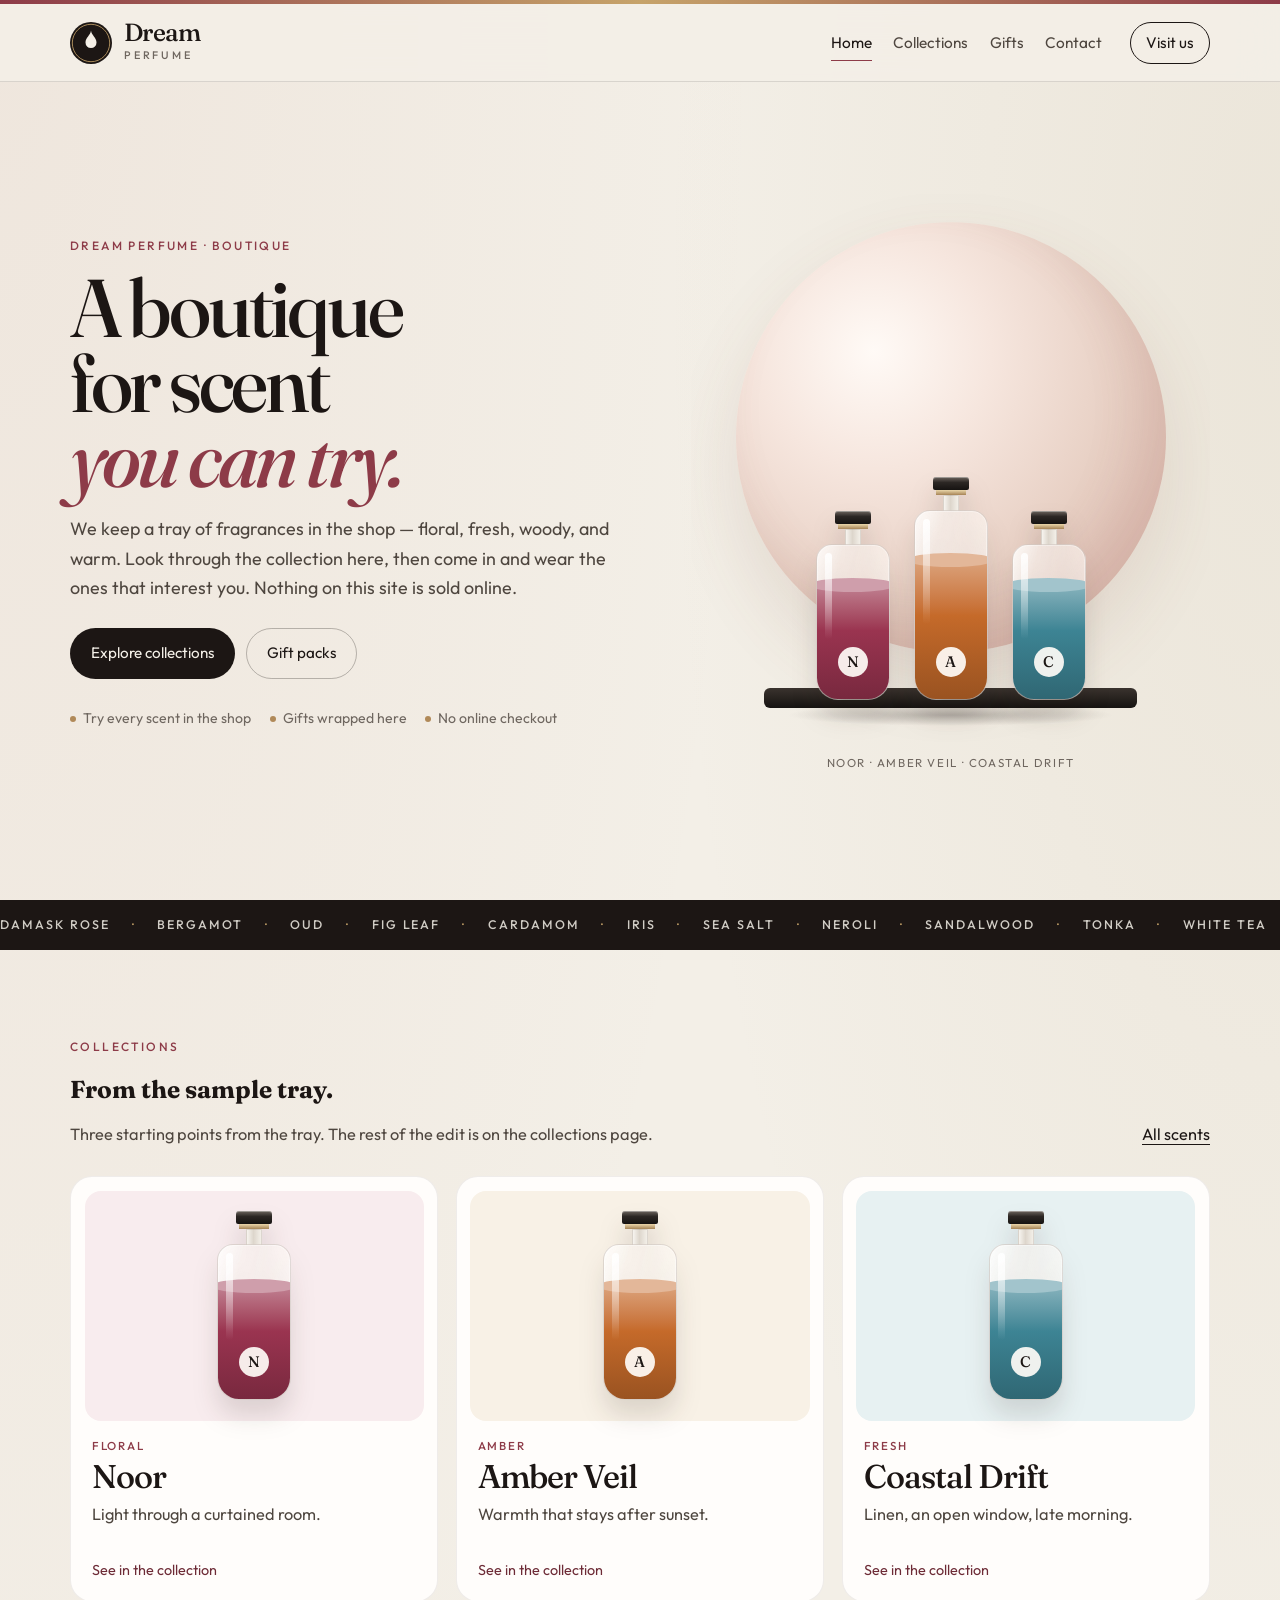
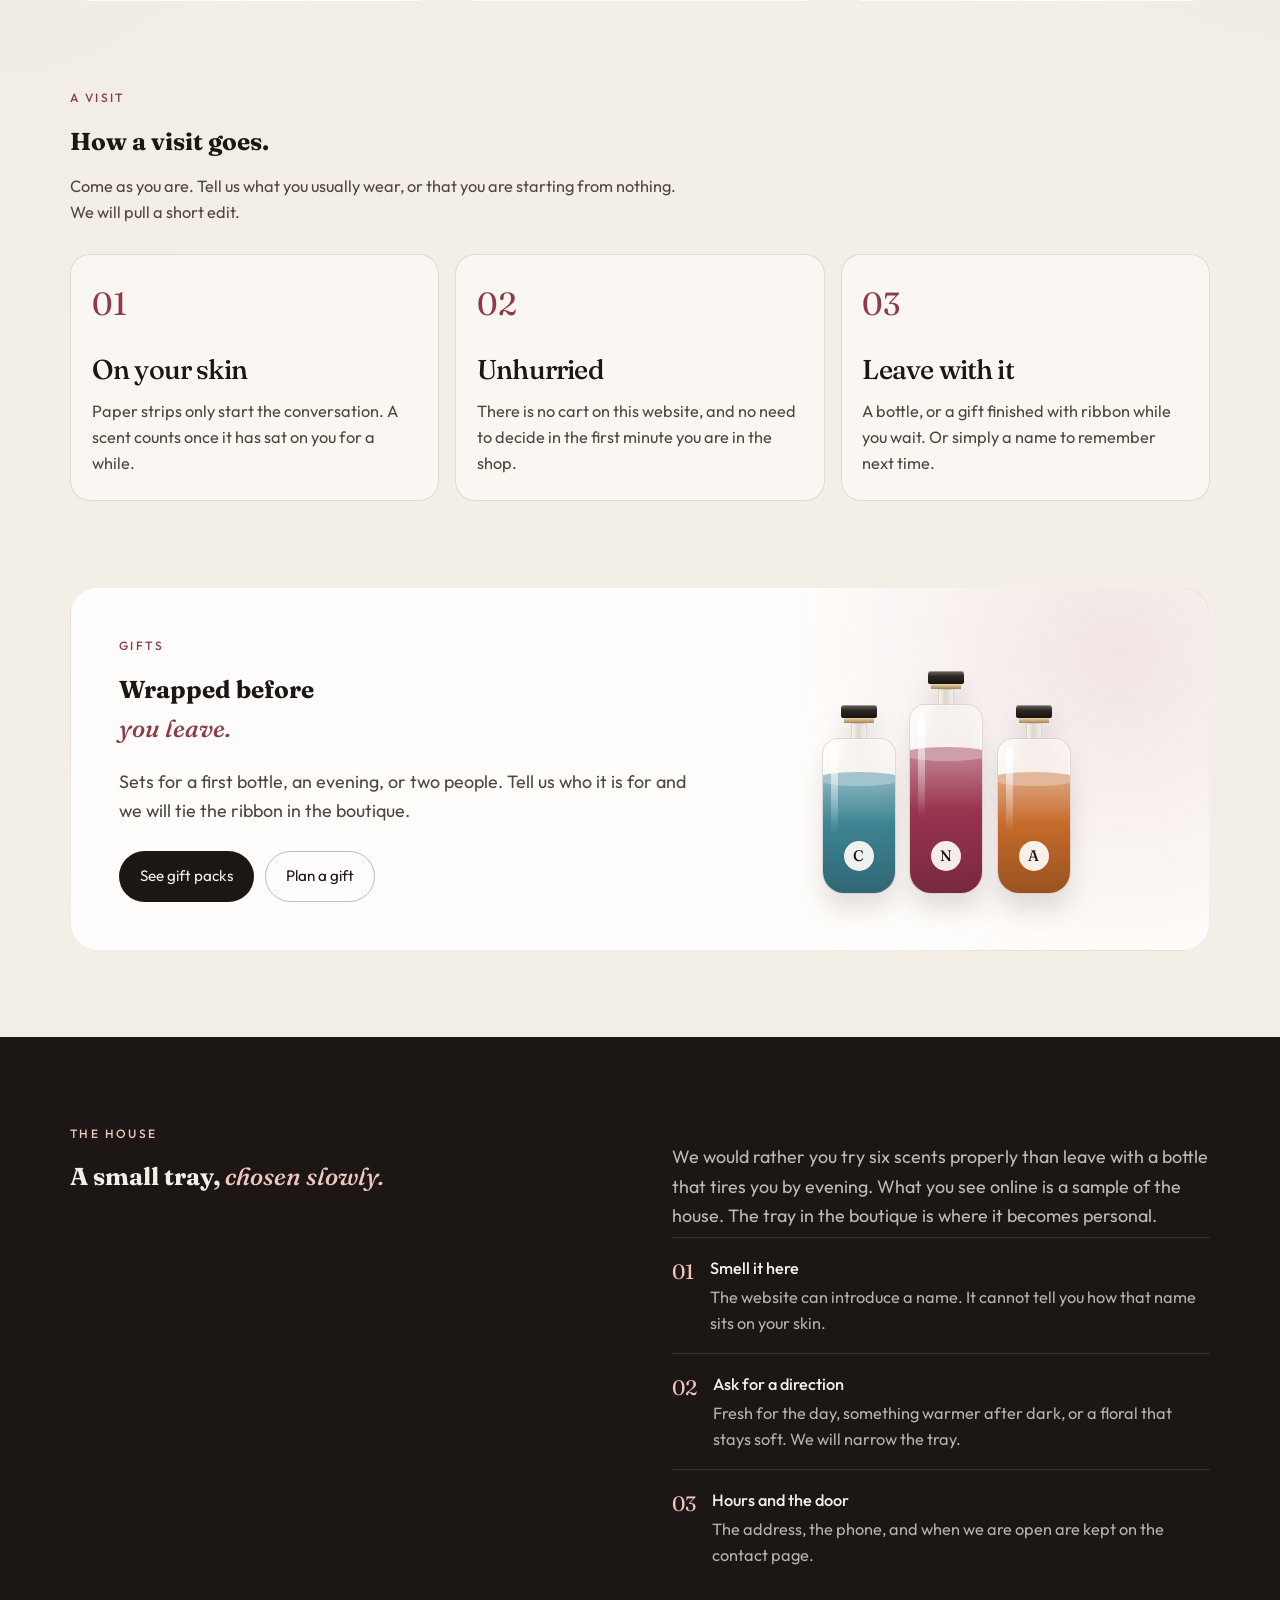
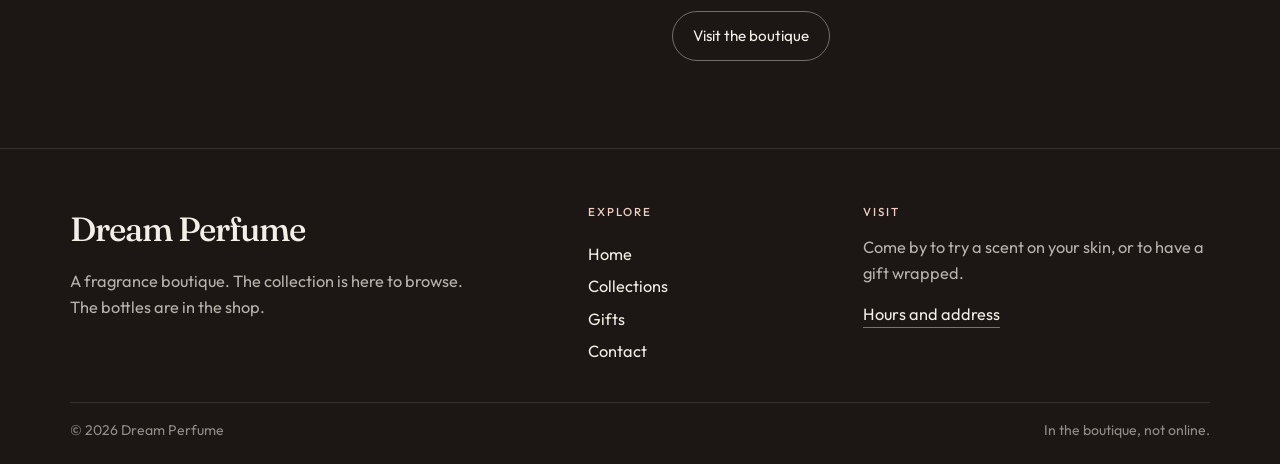
<file: index.html>
<!DOCTYPE html>
<html lang="en">
<head>
  <meta charset="utf-8">
  <meta name="viewport" content="width=device-width, initial-scale=1">
  <title>Dream Perfume — A fragrance boutique</title>
  <meta name="description" content="Dream Perfume is a fragrance boutique. Browse a sample of the collection and gift packs, then visit the shop to try them on your skin.">
  <meta name="theme-color" content="#f3efe7">
  <link rel="icon" href="assets/logo.svg" type="image/svg+xml">
  <link rel="preconnect" href="https://fonts.googleapis.com">
  <link rel="preconnect" href="https://fonts.gstatic.com" crossorigin>
  <link href="https://fonts.googleapis.com/css2?family=Fraunces:ital,opsz,wght@0,9..144,500;0,9..144,600;1,9..144,500;1,9..144,600&family=Outfit:wght@400;500;600&display=swap" rel="stylesheet">
  <link rel="stylesheet" href="css/styles.css">
  <script>document.documentElement.classList.add("js");</script>
</head>
<body>
  <a class="skip" href="#content">Skip to content</a>
  <header class="site-header">
    <div class="accent-bar" aria-hidden="true"></div>
    <div class="container header-inner">
      <a class="logo" href="index.html">
        <img src="assets/logo.svg" alt="" width="42" height="42">
        <span class="logo-type">
          <span class="logo-name">Dream</span>
          <span class="logo-sub">Perfume</span>
        </span>
      </a>
      <button class="nav-toggle" type="button" aria-expanded="false" aria-controls="site-nav" aria-label="Open menu">
        <span></span>
        <span></span>
      </button>
      <nav class="site-nav" id="site-nav" aria-label="Primary">
        <a href="index.html" aria-current="page">Home</a>
        <a href="collections.html">Collections</a>
        <a href="gifts.html">Gifts</a>
        <a href="contact.html">Contact</a>
        <a class="nav-cta" href="contact.html">Visit us</a>
      </nav>
    </div>
  </header>

  <main id="content">
    <section class="hero">
      <div class="container hero-grid">
        <div class="hero-copy">
          <p class="eyebrow">Dream Perfume · Boutique</p>
          <h1>A boutique<br>for scent<br><em>you can try.</em></h1>
          <p class="lede">We keep a tray of fragrances in the shop — floral, fresh, woody, and warm. Look through the collection here, then come in and wear the ones that interest you. Nothing on this site is sold online.</p>
          <div class="hero-actions">
            <a class="btn btn-dark" href="collections.html">Explore collections</a>
            <a class="btn btn-line" href="gifts.html">Gift packs</a>
          </div>
          <ul class="hero-facts">
            <li>Try every scent in the shop</li>
            <li>Gifts wrapped here</li>
            <li>No online checkout</li>
          </ul>
        </div>
        <div class="hero-visual">
          <div class="hero-stage" aria-hidden="true">
            <div class="stage-disc"></div>
            <div class="stage-plinth"></div>
            <div class="stage-bottles">
              <div class="bottle" style="--liquid:#9a3450">
                <span class="cap"></span>
                <span class="collar"></span>
                <span class="neck"></span>
                <span class="glass">
                  <span class="liquid"></span>
                  <span class="shine"></span>
                  <span class="monogram">N</span>
                </span>
              </div>
              <div class="bottle is-tall" style="--liquid:#c56a2a">
                <span class="cap"></span>
                <span class="collar"></span>
                <span class="neck"></span>
                <span class="glass">
                  <span class="liquid"></span>
                  <span class="shine"></span>
                  <span class="monogram">A</span>
                </span>
              </div>
              <div class="bottle" style="--liquid:#3d8494">
                <span class="cap"></span>
                <span class="collar"></span>
                <span class="neck"></span>
                <span class="glass">
                  <span class="liquid"></span>
                  <span class="shine"></span>
                  <span class="monogram">C</span>
                </span>
              </div>
            </div>
          </div>
          <p class="stage-caption">Noor · Amber Veil · Coastal Drift</p>
        </div>
      </div>
    </section>

    <div class="marquee" aria-hidden="true">
      <div class="marquee-track">
        <div class="marquee-group">
          <span>Damask rose</span><span class="dot">·</span>
          <span>Bergamot</span><span class="dot">·</span>
          <span>Oud</span><span class="dot">·</span>
          <span>Fig leaf</span><span class="dot">·</span>
          <span>Cardamom</span><span class="dot">·</span>
          <span>Iris</span><span class="dot">·</span>
          <span>Sea salt</span><span class="dot">·</span>
          <span>Neroli</span><span class="dot">·</span>
          <span>Sandalwood</span><span class="dot">·</span>
          <span>Tonka</span><span class="dot">·</span>
          <span>White tea</span><span class="dot">·</span>
          <span>Saffron</span><span class="dot">·</span>
        </div>
        <div class="marquee-group">
          <span>Damask rose</span><span class="dot">·</span>
          <span>Bergamot</span><span class="dot">·</span>
          <span>Oud</span><span class="dot">·</span>
          <span>Fig leaf</span><span class="dot">·</span>
          <span>Cardamom</span><span class="dot">·</span>
          <span>Iris</span><span class="dot">·</span>
          <span>Sea salt</span><span class="dot">·</span>
          <span>Neroli</span><span class="dot">·</span>
          <span>Sandalwood</span><span class="dot">·</span>
          <span>Tonka</span><span class="dot">·</span>
          <span>White tea</span><span class="dot">·</span>
          <span>Saffron</span><span class="dot">·</span>
        </div>
      </div>
    </div>

    <section class="band">
      <div class="container">
        <div class="section-head">
          <div>
            <p class="eyebrow">Collections</p>
            <h2>From the sample tray.</h2>
            <p class="section-intro">Three starting points from the tray. The rest of the edit is on the collections page.</p>
          </div>
          <a class="text-link" href="collections.html">All scents</a>
        </div>
        <div class="scent-grid reveal">
          <a class="scent-card" href="collections.html#noor">
            <div class="bottle-well" style="--wash:#f8ecee" aria-hidden="true">
              <div class="bottle" style="--liquid:#9a3450">
                <span class="cap"></span><span class="collar"></span><span class="neck"></span>
                <span class="glass"><span class="liquid"></span><span class="shine"></span><span class="monogram">N</span></span>
              </div>
            </div>
            <div class="copy">
              <p class="family">Floral</p>
              <h3>Noor</h3>
              <p class="scent-line">Light through a curtained room.</p>
              <p class="card-more">See in the collection</p>
            </div>
          </a>
          <a class="scent-card" href="collections.html#amber-veil">
            <div class="bottle-well" style="--wash:#f8f1e6" aria-hidden="true">
              <div class="bottle" style="--liquid:#c56a2a">
                <span class="cap"></span><span class="collar"></span><span class="neck"></span>
                <span class="glass"><span class="liquid"></span><span class="shine"></span><span class="monogram">A</span></span>
              </div>
            </div>
            <div class="copy">
              <p class="family">Amber</p>
              <h3>Amber Veil</h3>
              <p class="scent-line">Warmth that stays after sunset.</p>
              <p class="card-more">See in the collection</p>
            </div>
          </a>
          <a class="scent-card" href="collections.html#coastal-drift">
            <div class="bottle-well" style="--wash:#e7f1f2" aria-hidden="true">
              <div class="bottle" style="--liquid:#3d8494">
                <span class="cap"></span><span class="collar"></span><span class="neck"></span>
                <span class="glass"><span class="liquid"></span><span class="shine"></span><span class="monogram">C</span></span>
              </div>
            </div>
            <div class="copy">
              <p class="family">Fresh</p>
              <h3>Coastal Drift</h3>
              <p class="scent-line">Linen, an open window, late morning.</p>
              <p class="card-more">See in the collection</p>
            </div>
          </a>
        </div>
      </div>
    </section>

    <section class="band" style="padding-top:0">
      <div class="container">
        <p class="eyebrow">A visit</p>
        <h2>How a visit goes.</h2>
        <p class="section-intro">Come as you are. Tell us what you usually wear, or that you are starting from nothing. We will pull a short edit.</p>
        <ol class="steps reveal">
          <li class="step">
            <span class="step-num">01</span>
            <h3>On your skin</h3>
            <p>Paper strips only start the conversation. A scent counts once it has sat on you for a while.</p>
          </li>
          <li class="step">
            <span class="step-num">02</span>
            <h3>Unhurried</h3>
            <p>There is no cart on this website, and no need to decide in the first minute you are in the shop.</p>
          </li>
          <li class="step">
            <span class="step-num">03</span>
            <h3>Leave with it</h3>
            <p>A bottle, or a gift finished with ribbon while you wait. Or simply a name to remember next time.</p>
          </li>
        </ol>
      </div>
    </section>

    <section class="band" style="padding-top:0">
      <div class="container">
        <div class="gift-panel reveal">
          <div>
            <p class="eyebrow">Gifts</p>
            <h2>Wrapped before<br><em>you leave.</em></h2>
            <p class="lede">Sets for a first bottle, an evening, or two people. Tell us who it is for and we will tie the ribbon in the boutique.</p>
            <div class="hero-actions">
              <a class="btn btn-dark" href="gifts.html">See gift packs</a>
              <a class="btn btn-line" href="contact.html">Plan a gift</a>
            </div>
          </div>
          <div class="cluster" aria-hidden="true">
            <div class="bottle" style="--liquid:#3d8494">
              <span class="cap"></span><span class="collar"></span><span class="neck"></span>
              <span class="glass"><span class="liquid"></span><span class="shine"></span><span class="monogram">C</span></span>
            </div>
            <div class="bottle is-tall" style="--liquid:#9a3450">
              <span class="cap"></span><span class="collar"></span><span class="neck"></span>
              <span class="glass"><span class="liquid"></span><span class="shine"></span><span class="monogram">N</span></span>
            </div>
            <div class="bottle" style="--liquid:#c56a2a">
              <span class="cap"></span><span class="collar"></span><span class="neck"></span>
              <span class="glass"><span class="liquid"></span><span class="shine"></span><span class="monogram">A</span></span>
            </div>
          </div>
        </div>
      </div>
    </section>

    <section class="story band">
      <div class="container story-grid reveal">
        <div>
          <p class="eyebrow">The house</p>
          <h2>A small tray, <em>chosen slowly.</em></h2>
        </div>
        <div>
          <p class="lede">We would rather you try six scents properly than leave with a bottle that tires you by evening. What you see online is a sample of the house. The tray in the boutique is where it becomes personal.</p>
          <ul class="promises">
            <li>
              <span class="promise-num">01</span>
              <div class="promise">
                <strong>Smell it here</strong>
                <p>The website can introduce a name. It cannot tell you how that name sits on your skin.</p>
              </div>
            </li>
            <li>
              <span class="promise-num">02</span>
              <div class="promise">
                <strong>Ask for a direction</strong>
                <p>Fresh for the day, something warmer after dark, or a floral that stays soft. We will narrow the tray.</p>
              </div>
            </li>
            <li>
              <span class="promise-num">03</span>
              <div class="promise">
                <strong>Hours and the door</strong>
                <p>The address, the phone, and when we are open are kept on the contact page.</p>
              </div>
            </li>
          </ul>
          <div class="hero-actions">
            <a class="btn btn-line-light" href="contact.html">Visit the boutique</a>
          </div>
        </div>
      </div>
    </section>
  </main>

  <footer class="site-footer">
    <div class="container footer-grid">
      <div>
        <p class="footer-brand">Dream Perfume</p>
        <p class="footer-note">A fragrance boutique. The collection is here to browse. The bottles are in the shop.</p>
      </div>
      <nav aria-label="Footer">
        <p class="footer-label">Explore</p>
        <a href="index.html">Home</a>
        <a href="collections.html">Collections</a>
        <a href="gifts.html">Gifts</a>
        <a href="contact.html">Contact</a>
      </nav>
      <div class="footer-visit">
        <p class="footer-label">Visit</p>
        <p class="footer-note">Come by to try a scent on your skin, or to have a gift wrapped.</p>
        <a class="text-link" href="contact.html">Hours and address</a>
      </div>
    </div>
    <div class="container footer-base">
      <p>© 2026 Dream Perfume</p>
      <p>In the boutique, not online.</p>
    </div>
  </footer>
  <script src="js/main.js" defer></script>
</body>
</html>
</file>
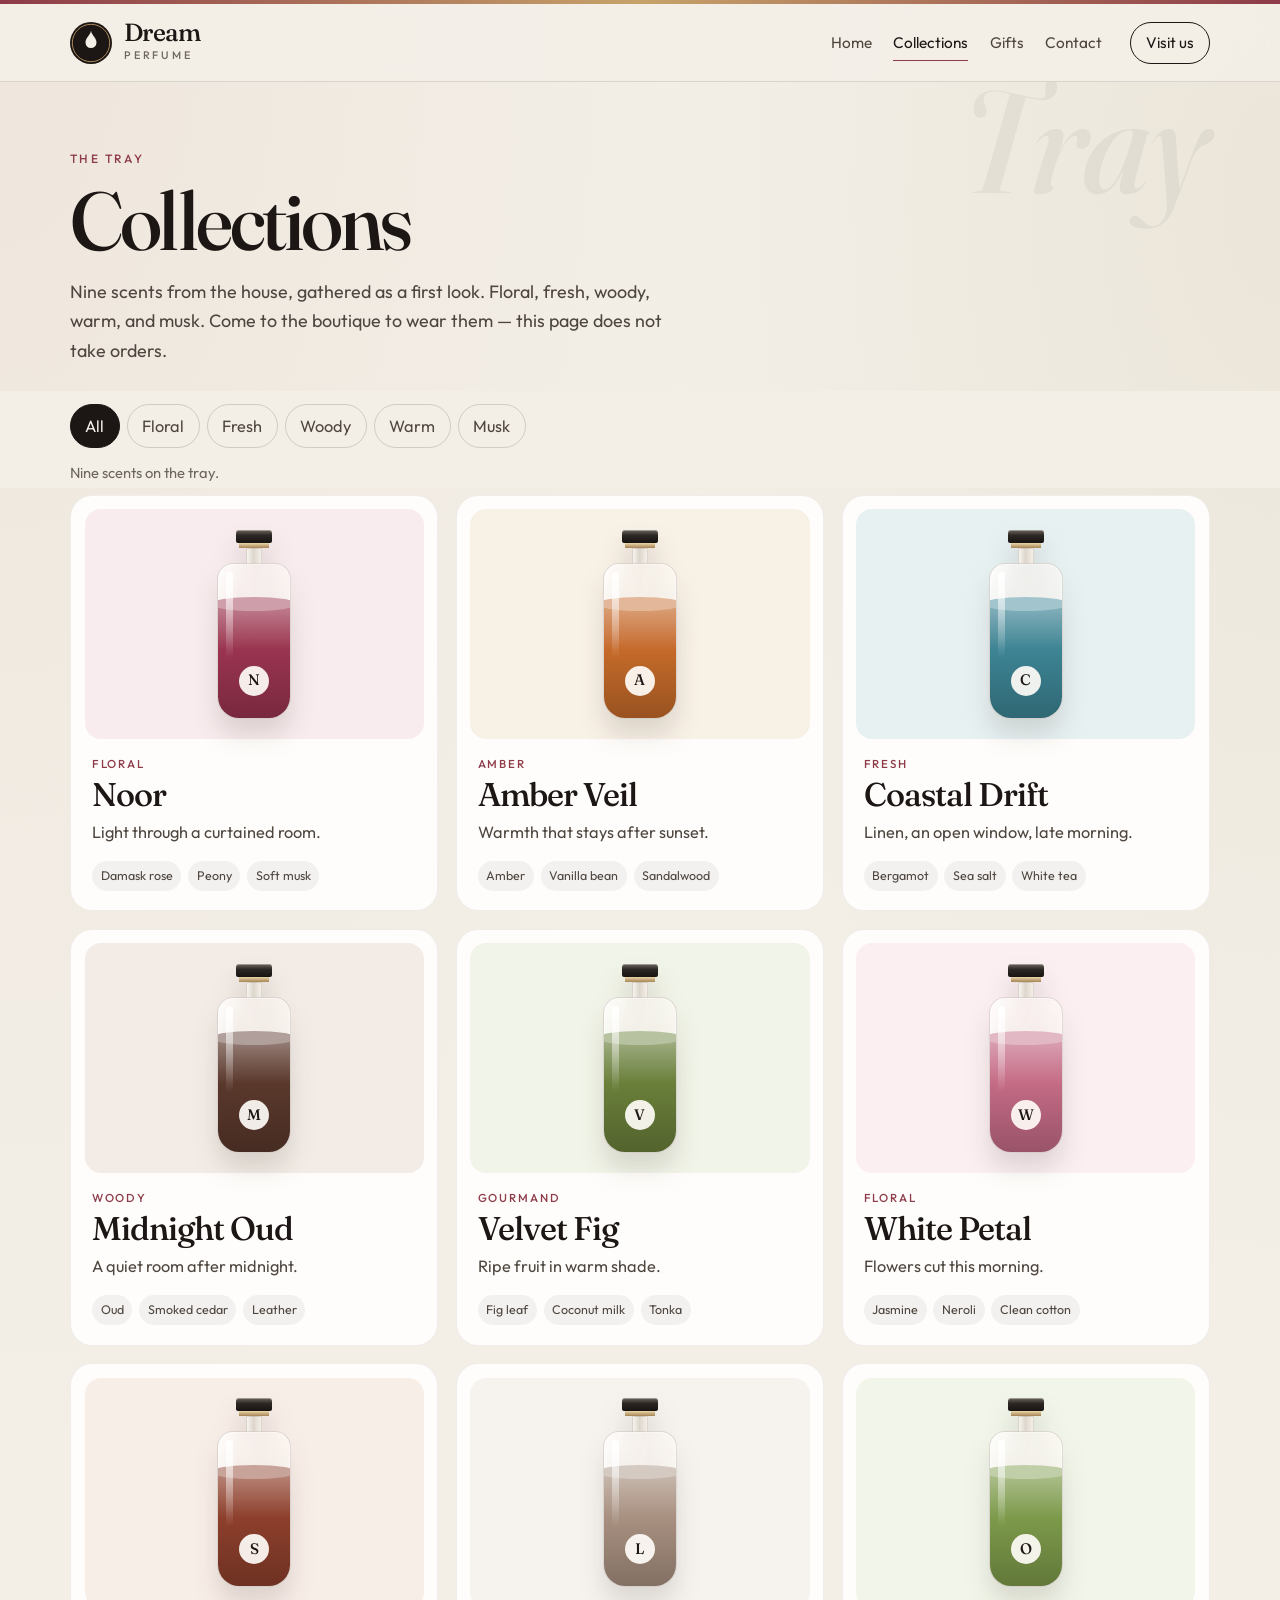
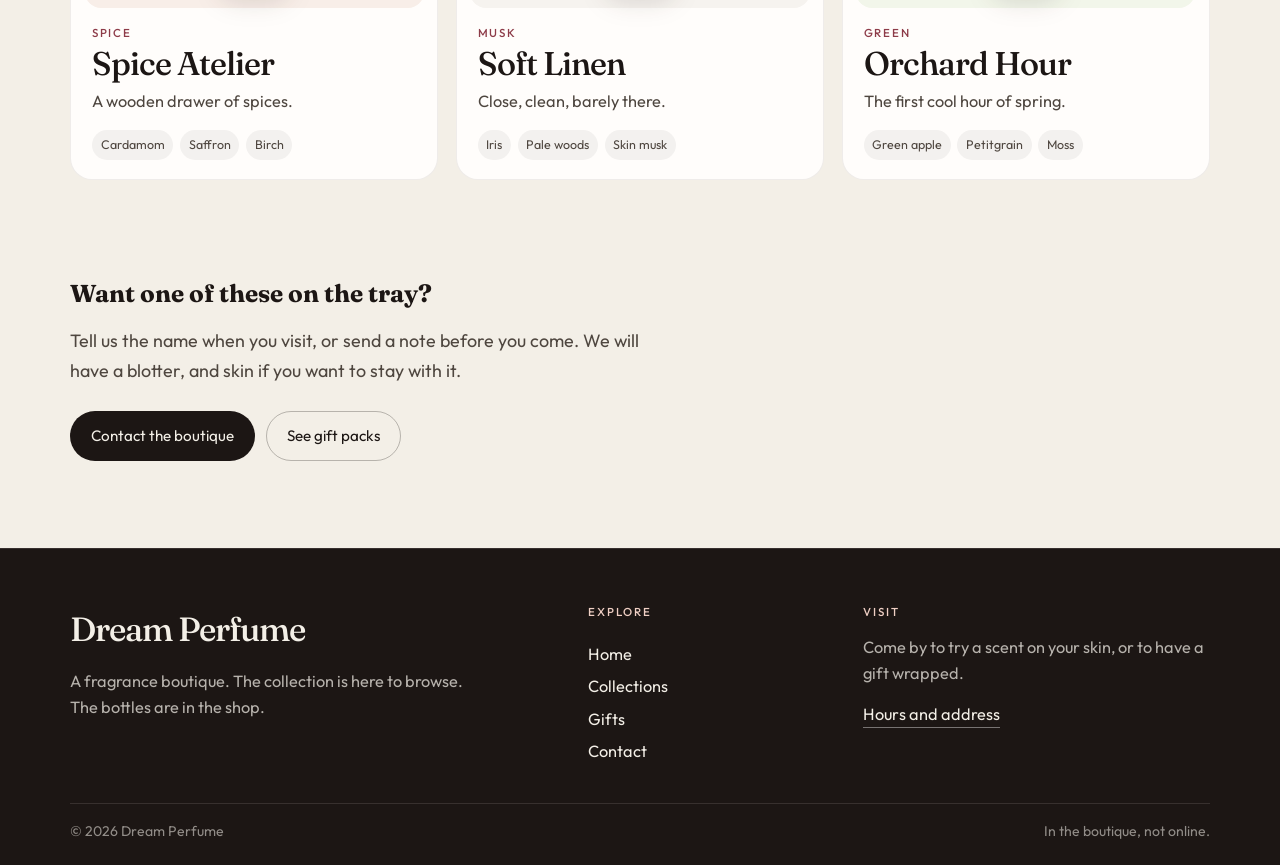
<file: collections.html>
<!DOCTYPE html>
<html lang="en">
<head>
  <meta charset="utf-8">
  <meta name="viewport" content="width=device-width, initial-scale=1">
  <title>Collections — Dream Perfume</title>
  <meta name="description" content="A sample edit of the Dream Perfume tray. Floral, fresh, woody, warm, and musk — to try in the boutique, not to buy online.">
  <meta name="theme-color" content="#f3efe7">
  <link rel="icon" href="assets/logo.svg" type="image/svg+xml">
  <link rel="preconnect" href="https://fonts.googleapis.com">
  <link rel="preconnect" href="https://fonts.gstatic.com" crossorigin>
  <link href="https://fonts.googleapis.com/css2?family=Fraunces:ital,opsz,wght@0,9..144,500;0,9..144,600;1,9..144,500;1,9..144,600&family=Outfit:wght@400;500;600&display=swap" rel="stylesheet">
  <link rel="stylesheet" href="css/styles.css">
  <script>document.documentElement.classList.add("js");</script>
</head>
<body>
  <!--
    SAMPLE COLLECTION
    Copy an <article class="scent-card"> to add a perfume.
    Edit the name, family label, sentence, notes, monogram, and the two colors.
    data-family must be one of: floral, fresh, woody, warm, musk
  -->
  <a class="skip" href="#content">Skip to content</a>
  <header class="site-header">
    <div class="accent-bar" aria-hidden="true"></div>
    <div class="container header-inner">
      <a class="logo" href="index.html">
        <img src="assets/logo.svg" alt="" width="42" height="42">
        <span class="logo-type">
          <span class="logo-name">Dream</span>
          <span class="logo-sub">Perfume</span>
        </span>
      </a>
      <button class="nav-toggle" type="button" aria-expanded="false" aria-controls="site-nav" aria-label="Open menu">
        <span></span>
        <span></span>
      </button>
      <nav class="site-nav" id="site-nav" aria-label="Primary">
        <a href="index.html">Home</a>
        <a href="collections.html" aria-current="page">Collections</a>
        <a href="gifts.html">Gifts</a>
        <a href="contact.html">Contact</a>
        <a class="nav-cta" href="contact.html">Visit us</a>
      </nav>
    </div>
  </header>

  <main id="content">
    <header class="page-hero">
      <div class="container">
        <span class="watermark" aria-hidden="true">Tray</span>
        <p class="eyebrow">The tray</p>
        <h1>Collections</h1>
        <p class="lede">Nine scents from the house, gathered as a first look. Floral, fresh, woody, warm, and musk. Come to the boutique to wear them — this page does not take orders.</p>
      </div>
    </header>

    <div class="filter-bar">
      <div class="container">
        <div class="filters" role="toolbar" aria-label="Filter by family">
          <button type="button" class="is-active" data-filter="all" aria-pressed="true">All</button>
          <button type="button" data-filter="floral" aria-pressed="false">Floral</button>
          <button type="button" data-filter="fresh" aria-pressed="false">Fresh</button>
          <button type="button" data-filter="woody" aria-pressed="false">Woody</button>
          <button type="button" data-filter="warm" aria-pressed="false">Warm</button>
          <button type="button" data-filter="musk" aria-pressed="false">Musk</button>
        </div>
        <p class="filter-count">Nine scents on the tray.</p>
      </div>
    </div>

    <section class="band tight">
      <div class="container">
        <div class="scent-grid reveal">
          <article class="scent-card" id="noor" data-family="floral" style="--wash:#f8ecee">
            <div class="bottle-well" aria-hidden="true">
              <div class="bottle" style="--liquid:#9a3450">
                <span class="cap"></span><span class="collar"></span><span class="neck"></span>
                <span class="glass"><span class="liquid"></span><span class="shine"></span><span class="monogram">N</span></span>
              </div>
            </div>
            <div class="copy">
              <p class="family">Floral</p>
              <h2>Noor</h2>
              <p class="scent-line">Light through a curtained room.</p>
              <ul class="notes">
                <li>Damask rose</li>
                <li>Peony</li>
                <li>Soft musk</li>
              </ul>
            </div>
          </article>

          <article class="scent-card" id="amber-veil" data-family="warm" style="--wash:#f8f1e6">
            <div class="bottle-well" aria-hidden="true">
              <div class="bottle" style="--liquid:#c56a2a">
                <span class="cap"></span><span class="collar"></span><span class="neck"></span>
                <span class="glass"><span class="liquid"></span><span class="shine"></span><span class="monogram">A</span></span>
              </div>
            </div>
            <div class="copy">
              <p class="family">Amber</p>
              <h2>Amber Veil</h2>
              <p class="scent-line">Warmth that stays after sunset.</p>
              <ul class="notes">
                <li>Amber</li>
                <li>Vanilla bean</li>
                <li>Sandalwood</li>
              </ul>
            </div>
          </article>

          <article class="scent-card" id="coastal-drift" data-family="fresh" style="--wash:#e7f1f2">
            <div class="bottle-well" aria-hidden="true">
              <div class="bottle" style="--liquid:#3d8494">
                <span class="cap"></span><span class="collar"></span><span class="neck"></span>
                <span class="glass"><span class="liquid"></span><span class="shine"></span><span class="monogram">C</span></span>
              </div>
            </div>
            <div class="copy">
              <p class="family">Fresh</p>
              <h2>Coastal Drift</h2>
              <p class="scent-line">Linen, an open window, late morning.</p>
              <ul class="notes">
                <li>Bergamot</li>
                <li>Sea salt</li>
                <li>White tea</li>
              </ul>
            </div>
          </article>

          <article class="scent-card" id="midnight-oud" data-family="woody" style="--wash:#f3ece6">
            <div class="bottle-well" aria-hidden="true">
              <div class="bottle" style="--liquid:#5a382c">
                <span class="cap"></span><span class="collar"></span><span class="neck"></span>
                <span class="glass"><span class="liquid"></span><span class="shine"></span><span class="monogram">M</span></span>
              </div>
            </div>
            <div class="copy">
              <p class="family">Woody</p>
              <h2>Midnight Oud</h2>
              <p class="scent-line">A quiet room after midnight.</p>
              <ul class="notes">
                <li>Oud</li>
                <li>Smoked cedar</li>
                <li>Leather</li>
              </ul>
            </div>
          </article>

          <article class="scent-card" id="velvet-fig" data-family="warm" style="--wash:#f1f4e8">
            <div class="bottle-well" aria-hidden="true">
              <div class="bottle" style="--liquid:#6a7f3a">
                <span class="cap"></span><span class="collar"></span><span class="neck"></span>
                <span class="glass"><span class="liquid"></span><span class="shine"></span><span class="monogram">V</span></span>
              </div>
            </div>
            <div class="copy">
              <p class="family">Gourmand</p>
              <h2>Velvet Fig</h2>
              <p class="scent-line">Ripe fruit in warm shade.</p>
              <ul class="notes">
                <li>Fig leaf</li>
                <li>Coconut milk</li>
                <li>Tonka</li>
              </ul>
            </div>
          </article>

          <article class="scent-card" id="white-petal" data-family="floral" style="--wash:#fbeff2">
            <div class="bottle-well" aria-hidden="true">
              <div class="bottle" style="--liquid:#c46b86">
                <span class="cap"></span><span class="collar"></span><span class="neck"></span>
                <span class="glass"><span class="liquid"></span><span class="shine"></span><span class="monogram">W</span></span>
              </div>
            </div>
            <div class="copy">
              <p class="family">Floral</p>
              <h2>White Petal</h2>
              <p class="scent-line">Flowers cut this morning.</p>
              <ul class="notes">
                <li>Jasmine</li>
                <li>Neroli</li>
                <li>Clean cotton</li>
              </ul>
            </div>
          </article>

          <article class="scent-card" id="spice-atelier" data-family="warm" style="--wash:#f8eee8">
            <div class="bottle-well" aria-hidden="true">
              <div class="bottle" style="--liquid:#8d3f2c">
                <span class="cap"></span><span class="collar"></span><span class="neck"></span>
                <span class="glass"><span class="liquid"></span><span class="shine"></span><span class="monogram">S</span></span>
              </div>
            </div>
            <div class="copy">
              <p class="family">Spice</p>
              <h2>Spice Atelier</h2>
              <p class="scent-line">A wooden drawer of spices.</p>
              <ul class="notes">
                <li>Cardamom</li>
                <li>Saffron</li>
                <li>Birch</li>
              </ul>
            </div>
          </article>

          <article class="scent-card" id="soft-linen" data-family="musk" style="--wash:#f6f3ef">
            <div class="bottle-well" aria-hidden="true">
              <div class="bottle" style="--liquid:#a89080">
                <span class="cap"></span><span class="collar"></span><span class="neck"></span>
                <span class="glass"><span class="liquid"></span><span class="shine"></span><span class="monogram">L</span></span>
              </div>
            </div>
            <div class="copy">
              <p class="family">Musk</p>
              <h2>Soft Linen</h2>
              <p class="scent-line">Close, clean, barely there.</p>
              <ul class="notes">
                <li>Iris</li>
                <li>Pale woods</li>
                <li>Skin musk</li>
              </ul>
            </div>
          </article>

          <article class="scent-card" id="orchard-hour" data-family="fresh" style="--wash:#f2f6ea">
            <div class="bottle-well" aria-hidden="true">
              <div class="bottle" style="--liquid:#7d9a4a">
                <span class="cap"></span><span class="collar"></span><span class="neck"></span>
                <span class="glass"><span class="liquid"></span><span class="shine"></span><span class="monogram">O</span></span>
              </div>
            </div>
            <div class="copy">
              <p class="family">Green</p>
              <h2>Orchard Hour</h2>
              <p class="scent-line">The first cool hour of spring.</p>
              <ul class="notes">
                <li>Green apple</li>
                <li>Petitgrain</li>
                <li>Moss</li>
              </ul>
            </div>
          </article>
        </div>
        <p class="filter-empty" hidden>Nothing in this family in the sample edit yet.</p>
      </div>
    </section>

    <section class="band" style="padding-top:0">
      <div class="container closing">
        <h2>Want one of these on the tray?</h2>
        <p class="lede">Tell us the name when you visit, or send a note before you come. We will have a blotter, and skin if you want to stay with it.</p>
        <div class="hero-actions">
          <a class="btn btn-dark" href="contact.html">Contact the boutique</a>
          <a class="btn btn-line" href="gifts.html">See gift packs</a>
        </div>
      </div>
    </section>
  </main>

  <footer class="site-footer">
    <div class="container footer-grid">
      <div>
        <p class="footer-brand">Dream Perfume</p>
        <p class="footer-note">A fragrance boutique. The collection is here to browse. The bottles are in the shop.</p>
      </div>
      <nav aria-label="Footer">
        <p class="footer-label">Explore</p>
        <a href="index.html">Home</a>
        <a href="collections.html">Collections</a>
        <a href="gifts.html">Gifts</a>
        <a href="contact.html">Contact</a>
      </nav>
      <div class="footer-visit">
        <p class="footer-label">Visit</p>
        <p class="footer-note">Come by to try a scent on your skin, or to have a gift wrapped.</p>
        <a class="text-link" href="contact.html">Hours and address</a>
      </div>
    </div>
    <div class="container footer-base">
      <p>© 2026 Dream Perfume</p>
      <p>In the boutique, not online.</p>
    </div>
  </footer>
  <script src="js/main.js" defer></script>
</body>
</html>
</file>
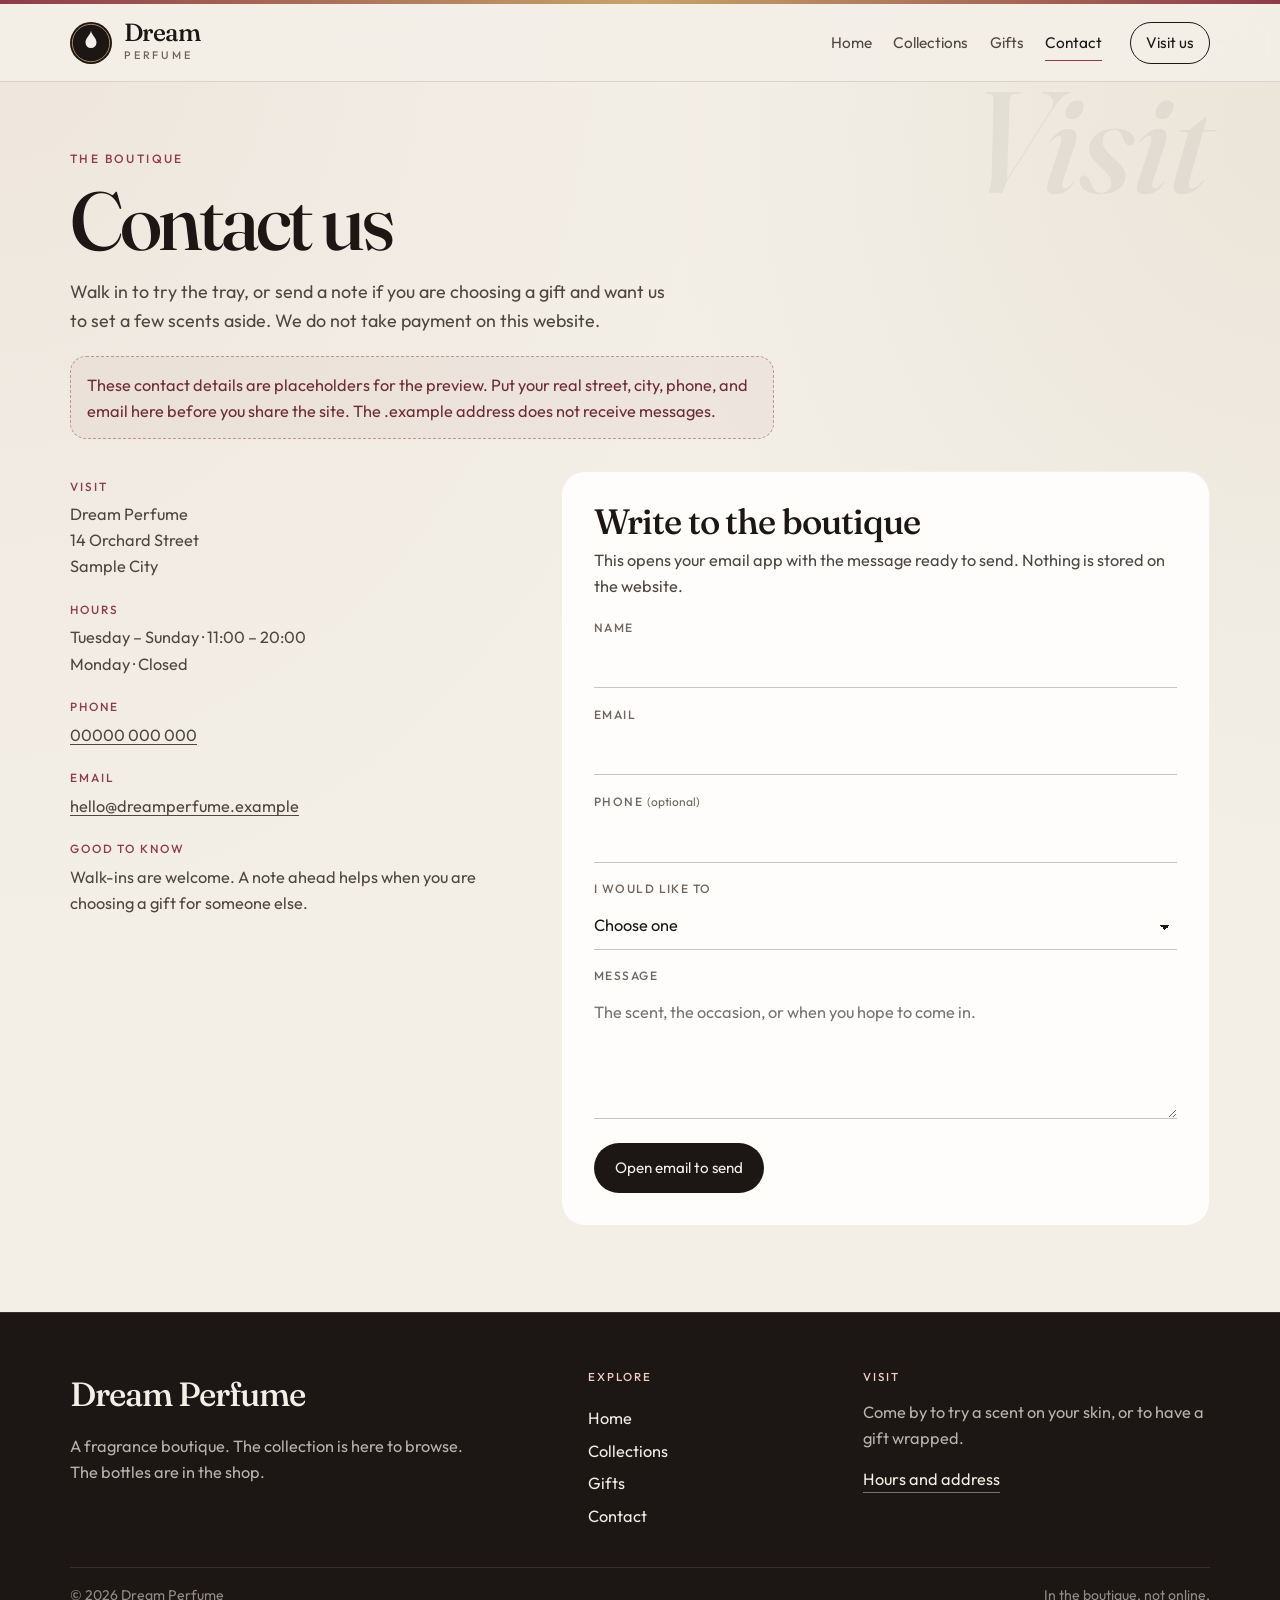
<file: contact.html>
<!DOCTYPE html>
<html lang="en">
<head>
  <meta charset="utf-8">
  <meta name="viewport" content="width=device-width, initial-scale=1">
  <title>Contact — Dream Perfume</title>
  <meta name="description" content="Visit Dream Perfume to try the collection or plan a gift. Hours, address, and a note to the boutique.">
  <meta name="theme-color" content="#f3efe7">
  <link rel="icon" href="assets/logo.svg" type="image/svg+xml">
  <link rel="preconnect" href="https://fonts.googleapis.com">
  <link rel="preconnect" href="https://fonts.gstatic.com" crossorigin>
  <link href="https://fonts.googleapis.com/css2?family=Fraunces:ital,opsz,wght@0,9..144,500;0,9..144,600;1,9..144,500;1,9..144,600&family=Outfit:wght@400;500;600&display=swap" rel="stylesheet">
  <link rel="stylesheet" href="css/styles.css">
  <script>document.documentElement.classList.add("js");</script>
</head>
<body>
  <!--
    SHOP DETAILS
    Replace the address, phone, and email below.
    The form reads the email from the link with class "shop-email".
    Delete the placeholder notice once the details are real.
  -->
  <a class="skip" href="#content">Skip to content</a>
  <header class="site-header">
    <div class="accent-bar" aria-hidden="true"></div>
    <div class="container header-inner">
      <a class="logo" href="index.html">
        <img src="assets/logo.svg" alt="" width="42" height="42">
        <span class="logo-type">
          <span class="logo-name">Dream</span>
          <span class="logo-sub">Perfume</span>
        </span>
      </a>
      <button class="nav-toggle" type="button" aria-expanded="false" aria-controls="site-nav" aria-label="Open menu">
        <span></span>
        <span></span>
      </button>
      <nav class="site-nav" id="site-nav" aria-label="Primary">
        <a href="index.html">Home</a>
        <a href="collections.html">Collections</a>
        <a href="gifts.html">Gifts</a>
        <a href="contact.html" aria-current="page">Contact</a>
        <a class="nav-cta" href="contact.html">Visit us</a>
      </nav>
    </div>
  </header>

  <main id="content">
    <header class="page-hero">
      <div class="container">
        <span class="watermark" aria-hidden="true">Visit</span>
        <p class="eyebrow">The boutique</p>
        <h1>Contact us</h1>
        <p class="lede">Walk in to try the tray, or send a note if you are choosing a gift and want us to set a few scents aside. We do not take payment on this website.</p>
        <p class="notice">These contact details are placeholders for the preview. Put your real street, city, phone, and email here before you share the site. The .example address does not receive messages.</p>
      </div>
    </header>

    <section class="band tight">
      <div class="container contact-grid reveal">
        <div>
          <dl class="details">
            <div>
              <dt>Visit</dt>
              <dd>
                Dream Perfume<br>
                14 Orchard Street<br>
                Sample City
              </dd>
            </div>
            <div>
              <dt>Hours</dt>
              <dd>
                Tuesday – Sunday · 11:00 – 20:00<br>
                Monday · Closed
              </dd>
            </div>
            <div>
              <dt>Phone</dt>
              <dd><a href="tel:+00000000000">00000 000 000</a></dd>
            </div>
            <div>
              <dt>Email</dt>
              <dd><a class="shop-email" href="mailto:hello@dreamperfume.example">hello@dreamperfume.example</a></dd>
            </div>
            <div>
              <dt>Good to know</dt>
              <dd>Walk-ins are welcome. A note ahead helps when you are choosing a gift for someone else.</dd>
            </div>
          </dl>
        </div>

        <form class="visit-form form-card">
          <h2>Write to the boutique</h2>
          <p class="form-help">This opens your email app with the message ready to send. Nothing is stored on the website.</p>
          <p class="form-status" role="status" hidden></p>
          <div class="field">
            <label for="name">Name</label>
            <input id="name" name="name" type="text" autocomplete="name" required>
          </div>
          <div class="field">
            <label for="email">Email</label>
            <input id="email" name="email" type="email" autocomplete="email" required>
          </div>
          <div class="field">
            <label for="phone">Phone <span style="letter-spacing:0;text-transform:none;font-weight:400">(optional)</span></label>
            <input id="phone" name="phone" type="tel" autocomplete="tel">
          </div>
          <div class="field">
            <label for="interest">I would like to</label>
            <select id="interest" name="interest" required>
              <option value="" selected disabled>Choose one</option>
              <option>Visit the boutique</option>
              <option>Ask about a gift</option>
              <option>Ask about a scent</option>
              <option>Something else</option>
            </select>
          </div>
          <div class="field">
            <label for="message">Message</label>
            <textarea id="message" name="message" maxlength="1000" required placeholder="The scent, the occasion, or when you hope to come in."></textarea>
          </div>
          <button class="btn btn-dark" type="submit">Open email to send</button>
        </form>
      </div>
    </section>
  </main>

  <footer class="site-footer">
    <div class="container footer-grid">
      <div>
        <p class="footer-brand">Dream Perfume</p>
        <p class="footer-note">A fragrance boutique. The collection is here to browse. The bottles are in the shop.</p>
      </div>
      <nav aria-label="Footer">
        <p class="footer-label">Explore</p>
        <a href="index.html">Home</a>
        <a href="collections.html">Collections</a>
        <a href="gifts.html">Gifts</a>
        <a href="contact.html">Contact</a>
      </nav>
      <div class="footer-visit">
        <p class="footer-label">Visit</p>
        <p class="footer-note">Come by to try a scent on your skin, or to have a gift wrapped.</p>
        <a class="text-link" href="contact.html">Hours and address</a>
      </div>
    </div>
    <div class="container footer-base">
      <p>© 2026 Dream Perfume</p>
      <p>In the boutique, not online.</p>
    </div>
  </footer>
  <script src="js/main.js" defer></script>
</body>
</html>
</file>
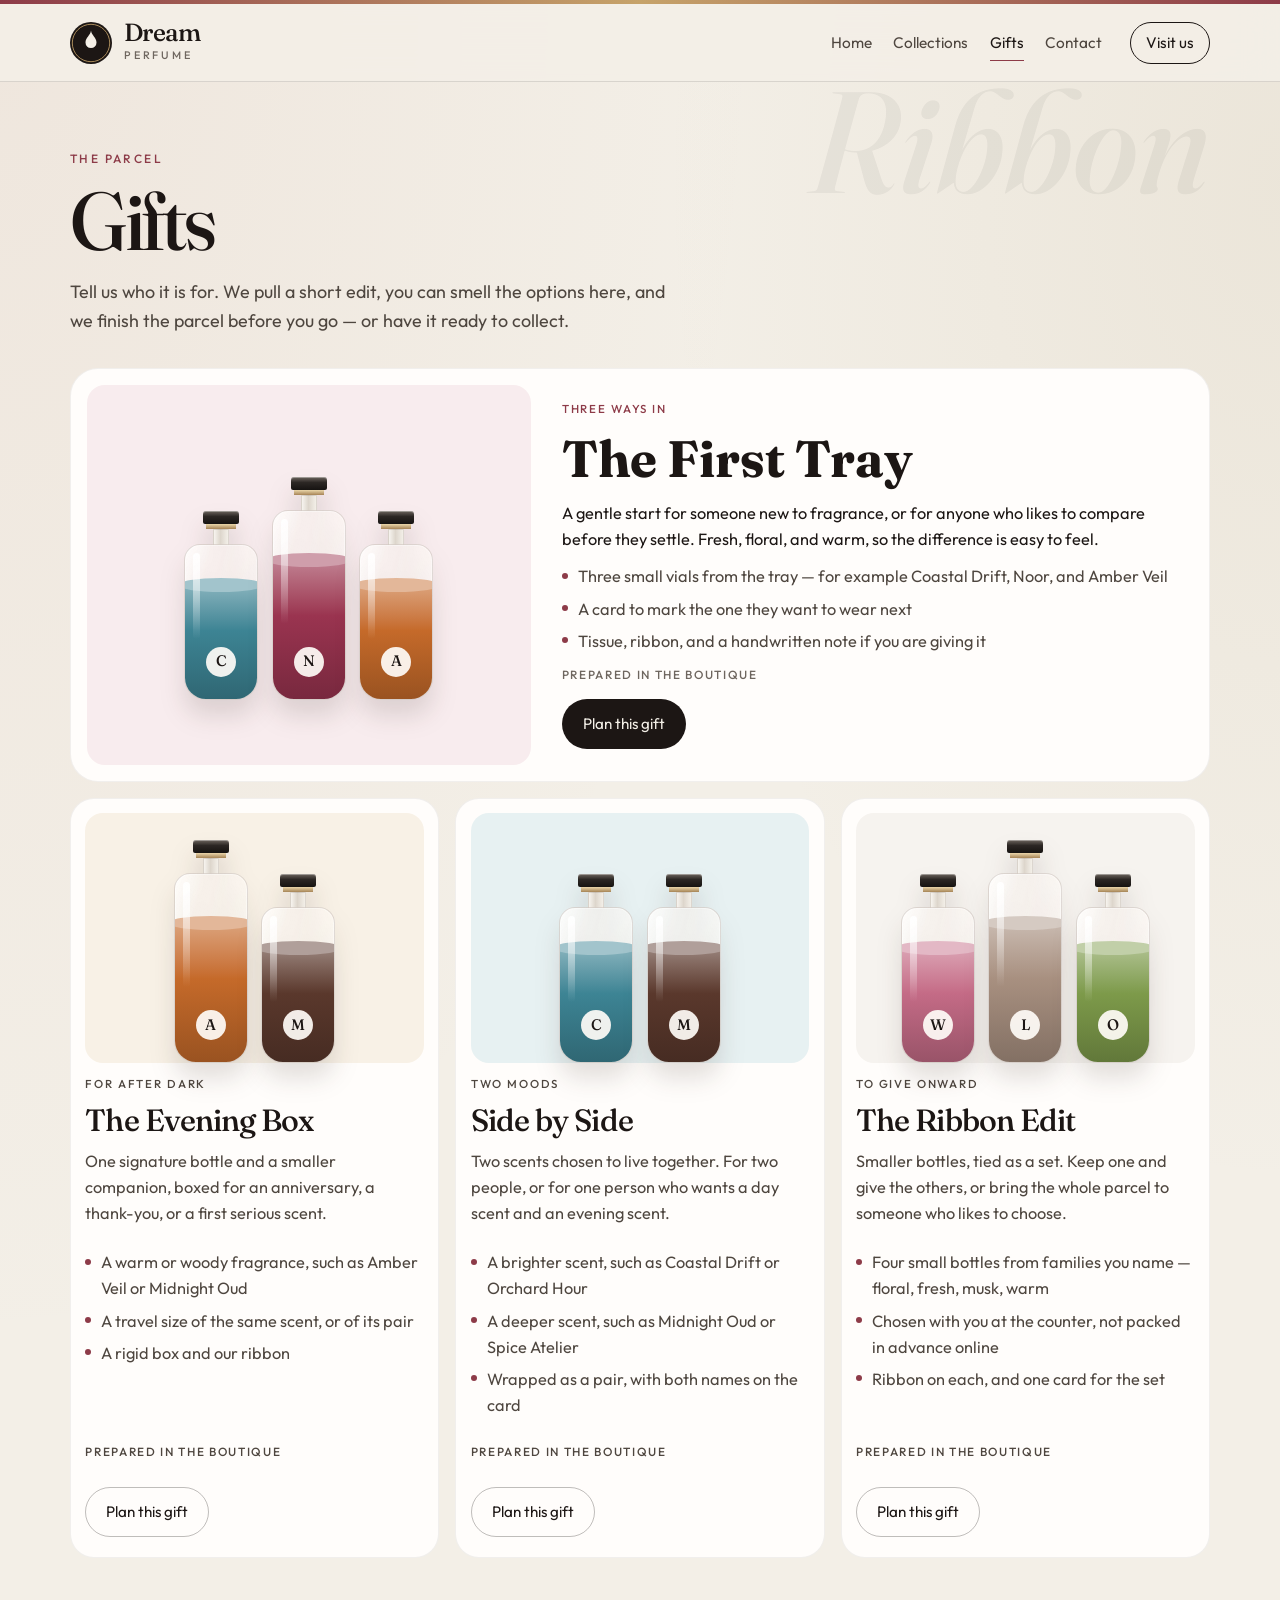
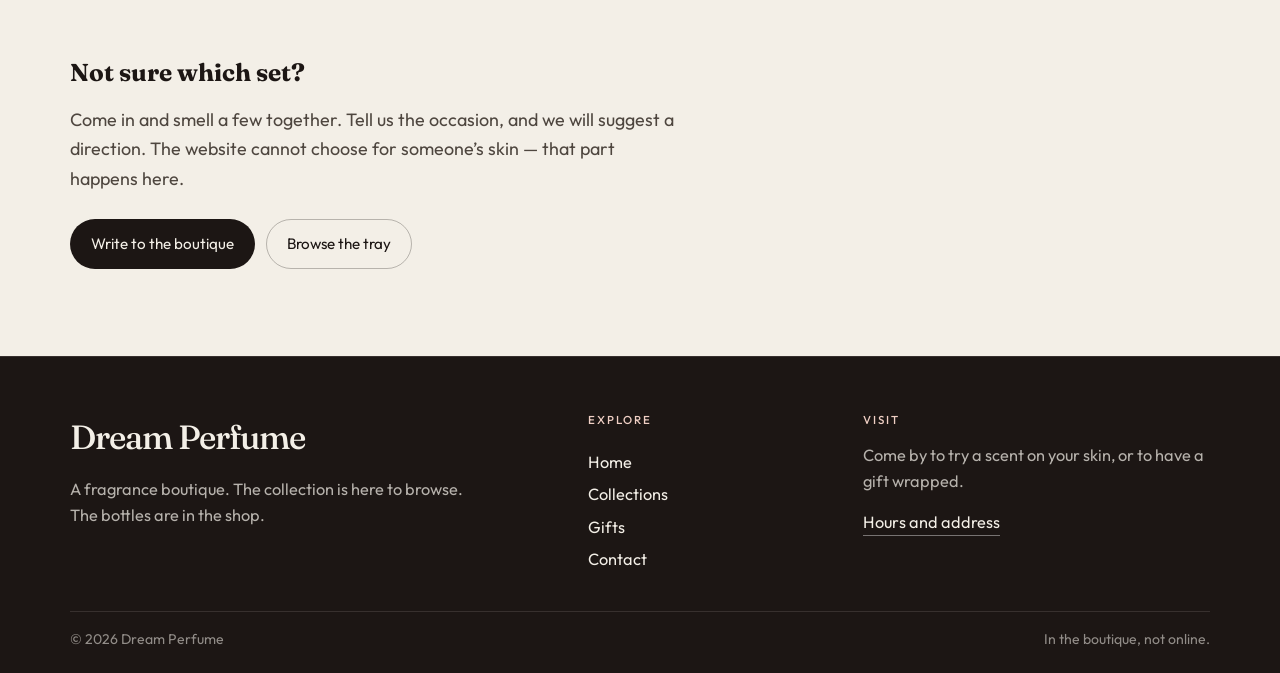
<file: gifts.html>
<!DOCTYPE html>
<html lang="en">
<head>
  <meta charset="utf-8">
  <meta name="viewport" content="width=device-width, initial-scale=1">
  <title>Gifts — Dream Perfume</title>
  <meta name="description" content="Gift packs from Dream Perfume, wrapped in the boutique. A first tray, an evening box, a pair of scents, or a ribbon edit to give onward.">
  <meta name="theme-color" content="#f3efe7">
  <link rel="icon" href="assets/logo.svg" type="image/svg+xml">
  <link rel="preconnect" href="https://fonts.googleapis.com">
  <link rel="preconnect" href="https://fonts.gstatic.com" crossorigin>
  <link href="https://fonts.googleapis.com/css2?family=Fraunces:ital,opsz,wght@0,9..144,500;0,9..144,600;1,9..144,500;1,9..144,600&family=Outfit:wght@400;500;600&display=swap" rel="stylesheet">
  <link rel="stylesheet" href="css/styles.css">
  <script>document.documentElement.classList.add("js");</script>
</head>
<body>
  <!--
    SAMPLE GIFT PACKS
    Duplicate an <article class="gift"> to add a set.
    Describe what is inside. Do not add a cart — gifts are prepared in the shop.
  -->
  <a class="skip" href="#content">Skip to content</a>
  <header class="site-header">
    <div class="accent-bar" aria-hidden="true"></div>
    <div class="container header-inner">
      <a class="logo" href="index.html">
        <img src="assets/logo.svg" alt="" width="42" height="42">
        <span class="logo-type">
          <span class="logo-name">Dream</span>
          <span class="logo-sub">Perfume</span>
        </span>
      </a>
      <button class="nav-toggle" type="button" aria-expanded="false" aria-controls="site-nav" aria-label="Open menu">
        <span></span>
        <span></span>
      </button>
      <nav class="site-nav" id="site-nav" aria-label="Primary">
        <a href="index.html">Home</a>
        <a href="collections.html">Collections</a>
        <a href="gifts.html" aria-current="page">Gifts</a>
        <a href="contact.html">Contact</a>
        <a class="nav-cta" href="contact.html">Visit us</a>
      </nav>
    </div>
  </header>

  <main id="content">
    <header class="page-hero">
      <div class="container">
        <span class="watermark" aria-hidden="true">Ribbon</span>
        <p class="eyebrow">The parcel</p>
        <h1>Gifts</h1>
        <p class="lede">Tell us who it is for. We pull a short edit, you can smell the options here, and we finish the parcel before you go — or have it ready to collect.</p>
      </div>
    </header>

    <section class="band tight">
      <div class="container">
        <article class="gift-feature reveal" id="first-tray">
          <div class="gift-visual" style="--wash:#f8ecee" aria-hidden="true">
            <div class="cluster">
              <div class="bottle" style="--liquid:#3d8494">
                <span class="cap"></span><span class="collar"></span><span class="neck"></span>
                <span class="glass"><span class="liquid"></span><span class="shine"></span><span class="monogram">C</span></span>
              </div>
              <div class="bottle is-tall" style="--liquid:#9a3450">
                <span class="cap"></span><span class="collar"></span><span class="neck"></span>
                <span class="glass"><span class="liquid"></span><span class="shine"></span><span class="monogram">N</span></span>
              </div>
              <div class="bottle" style="--liquid:#c56a2a">
                <span class="cap"></span><span class="collar"></span><span class="neck"></span>
                <span class="glass"><span class="liquid"></span><span class="shine"></span><span class="monogram">A</span></span>
              </div>
            </div>
          </div>
          <div class="gift-copy">
            <p class="family">Three ways in</p>
            <h2>The First Tray</h2>
            <p>A gentle start for someone new to fragrance, or for anyone who likes to compare before they settle. Fresh, floral, and warm, so the difference is easy to feel.</p>
            <ul class="includes">
              <li>Three small vials from the tray — for example Coastal Drift, Noor, and Amber Veil</li>
              <li>A card to mark the one they want to wear next</li>
              <li>Tissue, ribbon, and a handwritten note if you are giving it</li>
            </ul>
            <p class="prepared">Prepared in the boutique</p>
            <a class="btn btn-dark" href="contact.html">Plan this gift</a>
          </div>
        </article>

        <div class="gift-grid reveal">
          <article class="gift" id="evening-box">
            <div class="gift-visual" style="--wash:#f8f1e6" aria-hidden="true">
              <div class="cluster">
                <div class="bottle is-tall" style="--liquid:#c56a2a">
                  <span class="cap"></span><span class="collar"></span><span class="neck"></span>
                  <span class="glass"><span class="liquid"></span><span class="shine"></span><span class="monogram">A</span></span>
                </div>
                <div class="bottle" style="--liquid:#5a382c">
                  <span class="cap"></span><span class="collar"></span><span class="neck"></span>
                  <span class="glass"><span class="liquid"></span><span class="shine"></span><span class="monogram">M</span></span>
                </div>
              </div>
            </div>
            <p class="family">For after dark</p>
            <h2>The Evening Box</h2>
            <p>One signature bottle and a smaller companion, boxed for an anniversary, a thank-you, or a first serious scent.</p>
            <ul class="includes">
              <li>A warm or woody fragrance, such as Amber Veil or Midnight Oud</li>
              <li>A travel size of the same scent, or of its pair</li>
              <li>A rigid box and our ribbon</li>
            </ul>
            <p class="prepared">Prepared in the boutique</p>
            <a class="btn btn-line" href="contact.html">Plan this gift</a>
          </article>

          <article class="gift" id="side-by-side">
            <div class="gift-visual" style="--wash:#e7f1f2" aria-hidden="true">
              <div class="cluster">
                <div class="bottle" style="--liquid:#3d8494">
                  <span class="cap"></span><span class="collar"></span><span class="neck"></span>
                  <span class="glass"><span class="liquid"></span><span class="shine"></span><span class="monogram">C</span></span>
                </div>
                <div class="bottle" style="--liquid:#5a382c">
                  <span class="cap"></span><span class="collar"></span><span class="neck"></span>
                  <span class="glass"><span class="liquid"></span><span class="shine"></span><span class="monogram">M</span></span>
                </div>
              </div>
            </div>
            <p class="family">Two moods</p>
            <h2>Side by Side</h2>
            <p>Two scents chosen to live together. For two people, or for one person who wants a day scent and an evening scent.</p>
            <ul class="includes">
              <li>A brighter scent, such as Coastal Drift or Orchard Hour</li>
              <li>A deeper scent, such as Midnight Oud or Spice Atelier</li>
              <li>Wrapped as a pair, with both names on the card</li>
            </ul>
            <p class="prepared">Prepared in the boutique</p>
            <a class="btn btn-line" href="contact.html">Plan this gift</a>
          </article>

          <article class="gift" id="ribbon-edit">
            <div class="gift-visual" style="--wash:#f6f3ef" aria-hidden="true">
              <div class="cluster">
                <div class="bottle" style="--liquid:#c46b86">
                  <span class="cap"></span><span class="collar"></span><span class="neck"></span>
                  <span class="glass"><span class="liquid"></span><span class="shine"></span><span class="monogram">W</span></span>
                </div>
                <div class="bottle is-tall" style="--liquid:#a89080">
                  <span class="cap"></span><span class="collar"></span><span class="neck"></span>
                  <span class="glass"><span class="liquid"></span><span class="shine"></span><span class="monogram">L</span></span>
                </div>
                <div class="bottle" style="--liquid:#7d9a4a">
                  <span class="cap"></span><span class="collar"></span><span class="neck"></span>
                  <span class="glass"><span class="liquid"></span><span class="shine"></span><span class="monogram">O</span></span>
                </div>
              </div>
            </div>
            <p class="family">To give onward</p>
            <h2>The Ribbon Edit</h2>
            <p>Smaller bottles, tied as a set. Keep one and give the others, or bring the whole parcel to someone who likes to choose.</p>
            <ul class="includes">
              <li>Four small bottles from families you name — floral, fresh, musk, warm</li>
              <li>Chosen with you at the counter, not packed in advance online</li>
              <li>Ribbon on each, and one card for the set</li>
            </ul>
            <p class="prepared">Prepared in the boutique</p>
            <a class="btn btn-line" href="contact.html">Plan this gift</a>
          </article>
        </div>
      </div>
    </section>

    <section class="band" style="padding-top:0">
      <div class="container closing">
        <h2>Not sure which set?</h2>
        <p class="lede">Come in and smell a few together. Tell us the occasion, and we will suggest a direction. The website cannot choose for someone’s skin — that part happens here.</p>
        <div class="hero-actions">
          <a class="btn btn-dark" href="contact.html">Write to the boutique</a>
          <a class="btn btn-line" href="collections.html">Browse the tray</a>
        </div>
      </div>
    </section>
  </main>

  <footer class="site-footer">
    <div class="container footer-grid">
      <div>
        <p class="footer-brand">Dream Perfume</p>
        <p class="footer-note">A fragrance boutique. The collection is here to browse. The bottles are in the shop.</p>
      </div>
      <nav aria-label="Footer">
        <p class="footer-label">Explore</p>
        <a href="index.html">Home</a>
        <a href="collections.html">Collections</a>
        <a href="gifts.html">Gifts</a>
        <a href="contact.html">Contact</a>
      </nav>
      <div class="footer-visit">
        <p class="footer-label">Visit</p>
        <p class="footer-note">Come by to try a scent on your skin, or to have a gift wrapped.</p>
        <a class="text-link" href="contact.html">Hours and address</a>
      </div>
    </div>
    <div class="container footer-base">
      <p>© 2026 Dream Perfume</p>
      <p>In the boutique, not online.</p>
    </div>
  </footer>
  <script src="js/main.js" defer></script>
</body>
</html>
</file>
<file: css/styles.css>
:root {
  --ivory: #f3efe7;
  --paper: #f7f3ec;
  --card: #fffdfb;
  --ink: #1c1614;
  --ink-soft: #4e463f;
  --muted: #6e665f;
  --line: rgba(28, 22, 20, 0.12);
  --rose: #8d3b48;
  --rose-deep: #6d2b36;
  --gold: #b08958;
  --espresso: #1c1614;
  --serif: "Fraunces", "Iowan Old Style", Palatino, "Palatino Linotype", Georgia, serif;
  --sans: "Outfit", "Segoe UI", sans-serif;
  --header: 82px;
  --shadow: 0 16px 40px rgba(40, 24, 18, 0.08);
}

*,
*::before,
*::after {
  box-sizing: border-box;
}

html {
  scroll-behavior: smooth;
}

body {
  margin: 0;
  font-family: var(--sans);
  font-size: 1.02rem;
  font-weight: 400;
  line-height: 1.6;
  color: var(--ink);
  background:
    radial-gradient(ellipse at 0% 0%, rgba(196, 140, 120, 0.09), transparent 42%),
    radial-gradient(ellipse at 100% 8%, rgba(180, 160, 120, 0.12), transparent 34%),
    var(--ivory);
  text-rendering: optimizeLegibility;
  -webkit-font-smoothing: antialiased;
}

body.nav-open {
  overflow: hidden;
}

img {
  max-width: 100%;
  display: block;
}

h1, h2, h3, p {
  margin: 0;
}

ul, ol {
  margin: 0;
  padding: 0;
  list-style: none;
}

a {
  color: inherit;
}

button,
input,
textarea,
select {
  font: inherit;
  color: inherit;
}

button {
  cursor: pointer;
}

::selection {
  background: #efd0cb;
  color: var(--ink);
}

[hidden] {
  display: none !important;
}

.skip {
  position: absolute;
  left: 1rem;
  top: -48px;
  z-index: 80;
  background: var(--ink);
  color: var(--ivory);
  padding: 0.55rem 0.8rem;
  border-radius: 8px;
  text-decoration: none;
}

.skip:focus {
  top: 0.6rem;
}

:focus-visible {
  outline: 2px solid var(--rose);
  outline-offset: 3px;
}

.accent-bar {
  height: 4px;
  background: linear-gradient(90deg, #8d3b48, #c6a36a 50%, #8d3b48);
}

.container {
  width: min(1140px, calc(100% - 3rem));
  margin-inline: auto;
}

.site-header {
  position: sticky;
  top: 0;
  z-index: 40;
}

.site-header::before {
  content: "";
  position: absolute;
  inset: 0;
  z-index: -1;
  background: rgba(243, 239, 231, 0.9);
  backdrop-filter: blur(16px);
  border-bottom: 1px solid var(--line);
}

.header-inner {
  min-height: calc(var(--header) - 4px);
  display: flex;
  align-items: center;
  justify-content: space-between;
  gap: 1rem;
}

.logo {
  display: flex;
  align-items: center;
  gap: 0.75rem;
  text-decoration: none;
  color: var(--ink);
}

.logo img {
  width: 42px;
  height: 42px;
}

.logo-name {
  display: block;
  font-family: var(--serif);
  font-size: 1.55rem;
  font-weight: 500;
  letter-spacing: -0.03em;
  line-height: 0.9;
}

.logo-sub {
  display: block;
  margin-top: 0.22rem;
  font-size: 0.68rem;
  font-weight: 500;
  letter-spacing: 0.26em;
  text-transform: uppercase;
  color: var(--muted);
}

.site-nav {
  display: flex;
  align-items: center;
  gap: 1.35rem;
}

.site-nav a {
  position: relative;
  text-decoration: none;
  color: var(--ink-soft);
  font-size: 0.96rem;
  white-space: nowrap;
}

.site-nav a::after {
  content: "";
  position: absolute;
  left: 0;
  bottom: -0.35rem;
  width: 100%;
  height: 1px;
  background: var(--rose);
  transform: scaleX(0);
  transform-origin: left;
  transition: transform 0.25s ease;
}

.site-nav a:hover::after,
.site-nav a[aria-current="page"]::after {
  transform: scaleX(1);
}

.site-nav a[aria-current="page"] {
  color: var(--ink);
}

.nav-cta {
  margin-left: 0.35rem;
  border: 1px solid var(--ink);
  border-radius: 999px;
  padding: 0.5rem 0.95rem;
  color: var(--ink) !important;
}

.nav-cta::after {
  display: none !important;
}

.nav-cta:hover {
  background: var(--ink);
  color: var(--ivory) !important;
}

.nav-toggle {
  display: none;
  width: 46px;
  height: 46px;
  border-radius: 50%;
  border: 1px solid rgba(28, 22, 20, 0.18);
  background: transparent;
  align-items: center;
  justify-content: center;
  flex-direction: column;
  gap: 6px;
  padding: 0;
}

.nav-toggle span {
  display: block;
  width: 18px;
  height: 1.5px;
  background: var(--ink);
  transition: transform 0.2s ease;
}

.nav-toggle[aria-expanded="true"] span:first-child {
  transform: translateY(3.75px) rotate(45deg);
}

.nav-toggle[aria-expanded="true"] span:last-child {
  transform: translateY(-3.75px) rotate(-45deg);
}

.hero-grid {
  display: grid;
  grid-template-columns: minmax(0, 1.05fr) minmax(300px, 0.95fr);
  gap: 3rem;
  align-items: center;
  min-height: calc(100svh - var(--header));
  padding: 2.2rem 0 3.2rem;
}

.eyebrow {
  margin-bottom: 0.9rem;
  font-size: 0.75rem;
  font-weight: 500;
  letter-spacing: 0.2em;
  text-transform: uppercase;
  color: var(--rose);
}

h1,
h2,
.logo-name,
.footer-brand,
.step-num,
.monogram {
  font-family: var(--serif);
}

h1 {
  font-weight: 500;
  font-size: clamp(2.8rem, 6.4vw, 6rem);
  line-height: 0.92;
  letter-spacing: -0.04em;
}

h1 em,
h2 em {
  font-style: italic;
  font-weight: 500;
  color: var(--rose);
}

.lede,
.section-intro {
  max-width: 38rem;
  color: var(--ink-soft);
}

.lede {
  margin-top: 1.15rem;
  font-size: 1.12rem;
  line-height: 1.65;
}

.hero-actions {
  display: flex;
  flex-wrap: wrap;
  gap: 0.7rem;
  margin-top: 1.6rem;
}

.btn {
  display: inline-flex;
  align-items: center;
  justify-content: center;
  min-height: 48px;
  padding: 0.75rem 1.25rem;
  border-radius: 999px;
  border: 1px solid transparent;
  text-decoration: none;
  font-size: 0.95rem;
  transition: transform 0.25s ease, background 0.25s ease, color 0.25s ease, border-color 0.25s ease;
}

.btn:hover {
  transform: translateY(-1px);
}

.btn-dark {
  background: var(--ink);
  color: var(--ivory);
}

.btn-dark:hover {
  background: var(--rose);
}

.btn-line {
  background: transparent;
  border-color: rgba(28, 22, 20, 0.28);
  color: var(--ink);
}

.btn-line:hover {
  border-color: var(--ink);
}

.btn-line-light {
  background: transparent;
  border-color: rgba(243, 239, 231, 0.4);
  color: var(--ivory);
}

.btn-line-light:hover {
  background: var(--ivory);
  color: var(--ink);
}

.hero-facts {
  display: flex;
  flex-wrap: wrap;
  gap: 0.55rem 1.15rem;
  margin-top: 1.8rem;
  color: var(--muted);
  font-size: 0.88rem;
}

.hero-facts li {
  display: flex;
  align-items: center;
  gap: 0.45rem;
}

.hero-facts li::before {
  content: "";
  width: 6px;
  height: 6px;
  border-radius: 50%;
  background: var(--gold);
}

.hero-stage {
  position: relative;
  height: 560px;
  overflow: hidden;
}

.stage-disc {
  position: absolute;
  z-index: 0;
  width: min(430px, 88%);
  aspect-ratio: 1;
  left: 50%;
  top: 48%;
  transform: translate(-50%, -56%);
  border-radius: 50%;
  background:
    radial-gradient(circle at 32% 30%, #fffaf6 0%, #f6e6de 28%, #e7cfc3 60%, #d9b3a8 100%);
  box-shadow:
    inset -24px -28px 50px rgba(140, 80, 70, 0.13),
    0 30px 70px rgba(120, 70, 60, 0.12);
}

.stage-plinth {
  position: absolute;
  z-index: 0;
  left: 14%;
  right: 14%;
  bottom: 46px;
  height: 20px;
  border-radius: 6px;
  background: linear-gradient(180deg, #3a332e, #161311);
}

.stage-plinth::after {
  content: "";
  position: absolute;
  left: 6%;
  right: 6%;
  top: 16px;
  height: 22px;
  background: radial-gradient(ellipse at center, rgba(28, 22, 20, 0.28), transparent 70%);
}

.stage-bottles {
  position: absolute;
  z-index: 1;
  left: 0;
  right: 0;
  bottom: 54px;
  display: flex;
  justify-content: center;
  align-items: flex-end;
  gap: 1.5rem;
}

.stage-caption {
  text-align: center;
  letter-spacing: 0.14em;
  text-transform: uppercase;
  font-size: 0.72rem;
  color: var(--muted);
}

.bottle {
  display: flex;
  flex-direction: column;
  align-items: center;
  filter: drop-shadow(0 16px 12px rgba(40, 24, 18, 0.13));
}

.cap {
  width: 36px;
  height: 13px;
  border-radius: 3px 3px 2px 2px;
  background: linear-gradient(180deg, #6d655e, #2c2724 42%, #161311);
  box-shadow: inset 0 1px 0 rgba(255, 255, 255, 0.35);
}

.collar {
  width: 30px;
  height: 5px;
  background: linear-gradient(180deg, #ead6aa, #a68456);
}

.neck {
  width: 16px;
  height: 16px;
  margin-bottom: -1px;
  background: linear-gradient(90deg, #f7f4ef, #ddd6cc 46%, #f3efe8);
  border: 1px solid rgba(70, 48, 36, 0.14);
  border-bottom: 0;
}

.glass {
  position: relative;
  width: 74px;
  height: 156px;
  overflow: hidden;
  border-radius: 16px 16px 22px 22px;
  background-color: rgba(255, 250, 245, 0.55);
  background-image: linear-gradient(105deg, rgba(255, 255, 255, 0.7) 0%, rgba(255, 255, 255, 0.16) 24%, rgba(255, 255, 255, 0.05) 50%, rgba(255, 255, 255, 0.28) 100%);
  border: 1px solid rgba(70, 48, 36, 0.16);
  box-shadow: inset 0 0 0 1px rgba(255, 255, 255, 0.35);
}

.bottle.is-tall .glass {
  height: 190px;
}

.liquid {
  position: absolute;
  left: 0;
  right: 0;
  bottom: 0;
  height: 74%;
  background: var(--liquid, #8d3b48);
  background: linear-gradient(
    180deg,
    color-mix(in srgb, var(--liquid, #8d3b48) 62%, white) 0%,
    var(--liquid, #8d3b48) 40%,
    color-mix(in srgb, var(--liquid, #8d3b48) 78%, black) 100%
  );
}

.liquid::before {
  content: "";
  position: absolute;
  left: -10%;
  right: -10%;
  top: -7px;
  height: 14px;
  border-radius: 50%;
  background: color-mix(in srgb, var(--liquid, #8d3b48) 48%, white);
}

.shine {
  position: absolute;
  z-index: 1;
  left: 8px;
  top: 8px;
  width: 7px;
  height: 56%;
  border-radius: 8px;
  background: linear-gradient(180deg, rgba(255, 255, 255, 0.85), rgba(255, 255, 255, 0));
}

.monogram {
  position: absolute;
  z-index: 2;
  left: 50%;
  bottom: 22px;
  transform: translateX(-50%);
  width: 30px;
  height: 30px;
  border-radius: 50%;
  display: grid;
  place-items: center;
  background: rgba(255, 252, 248, 0.92);
  color: var(--ink);
  font-size: 0.95rem;
  font-weight: 500;
}

.marquee {
  overflow: hidden;
  background: var(--espresso);
  padding: 0.95rem 0;
}

.marquee-track {
  display: flex;
  width: max-content;
  animation: drift 46s linear infinite;
}

.marquee:hover .marquee-track {
  animation-play-state: paused;
}

.marquee-group {
  display: flex;
  align-items: center;
  gap: 1.35rem;
  padding-right: 1.35rem;
}

.marquee-group span {
  font-size: 0.78rem;
  font-weight: 500;
  letter-spacing: 0.16em;
  text-transform: uppercase;
  color: rgba(243, 239, 231, 0.84);
}

.marquee-group .dot {
  color: #c6a36a;
}

@keyframes drift {
  from { transform: translateX(0); }
  to { transform: translateX(-50%); }
}

.band {
  padding: 5.4rem 0;
}

.band.tight {
  padding-top: 0.4rem;
}

.section-head {
  display: flex;
  justify-content: space-between;
  align-items: flex-end;
  gap: 1.5rem;
  margin-bottom: 1.8rem;
}

.section-intro {
  margin-top: 0.75rem;
}

.text-link {
  color: var(--ink);
  text-underline-offset: 0.22em;
}

.scent-grid {
  display: grid;
  grid-template-columns: repeat(3, 1fr);
  gap: 1.1rem;
}

.scent-card {
  display: flex;
  flex-direction: column;
  min-height: 100%;
  padding: 0.85rem 0.85rem 1.2rem;
  background: var(--card);
  border: 1px solid rgba(28, 22, 20, 0.07);
  border-radius: 22px;
  color: inherit;
  text-decoration: none;
  transition: transform 0.25s ease, box-shadow 0.25s ease;
}

a.scent-card:hover {
  transform: translateY(-4px);
  box-shadow: var(--shadow);
}

.bottle-well,
.gift-visual {
  display: grid;
  place-items: center;
  border-radius: 16px;
  background: var(--wash, #f6f1ea);
}

.bottle-well {
  height: 230px;
  margin-bottom: 1rem;
}

.scent-card .copy,
.gift-copy {
  display: flex;
  flex-direction: column;
  flex: 1;
  padding: 0 0.45rem;
}

.family {
  font-size: 0.72rem;
  font-weight: 500;
  letter-spacing: 0.16em;
  text-transform: uppercase;
  color: var(--rose);
}

.scent-card h2,
.scent-card h3 {
  margin: 0.28rem 0 0.5rem;
  font-family: var(--serif);
  font-size: 2.05rem;
  font-weight: 500;
  letter-spacing: -0.03em;
  line-height: 1;
}

.scent-line {
  margin-bottom: 1rem;
  color: var(--ink-soft);
}

.notes {
  display: flex;
  flex-wrap: wrap;
  gap: 0.4rem;
  margin-top: auto;
}

.notes li {
  padding: 0.32rem 0.55rem;
  border-radius: 999px;
  background: rgba(28, 22, 20, 0.05);
  font-size: 0.78rem;
  color: var(--ink-soft);
}

.card-more {
  margin-top: 1rem;
  font-size: 0.9rem;
  color: var(--rose-deep);
}

.steps {
  display: grid;
  grid-template-columns: repeat(3, 1fr);
  gap: 1rem;
  margin-top: 1.8rem;
}

.step {
  padding: 1.4rem 1.3rem 1.5rem;
  border: 1px solid var(--line);
  border-radius: 20px;
  background: rgba(255, 253, 251, 0.55);
}

.step-num {
  display: block;
  margin-bottom: 1.2rem;
  font-size: 2rem;
  color: var(--rose);
}

.step h3 {
  margin-bottom: 0.4rem;
  font-family: var(--serif);
  font-size: 1.7rem;
  font-weight: 500;
  letter-spacing: -0.03em;
}

.step p,
.promise p,
.footer-note,
.gift p,
.details dd {
  color: var(--ink-soft);
}

.gift-panel {
  display: grid;
  grid-template-columns: 1.15fr 0.85fr;
  gap: 2rem;
  align-items: center;
  padding: clamp(1.4rem, 4vw, 3rem);
  border: 1px solid rgba(28, 22, 20, 0.06);
  border-radius: 28px;
  background:
    radial-gradient(circle at 92% 18%, rgba(141, 59, 72, 0.12), transparent 30%),
    var(--card);
}

.cluster {
  display: flex;
  align-items: flex-end;
  justify-content: center;
  gap: 0.85rem;
  min-height: 250px;
}

.story {
  background: var(--espresso);
  color: var(--ivory);
}

.story .eyebrow,
.story h2 em {
  color: #f0c7be;
}

.story-grid {
  display: grid;
  grid-template-columns: 1fr 1fr;
  gap: 4rem;
  align-items: start;
}

.story .lede {
  color: rgba(243, 239, 231, 0.76);
}

.promises {
  margin-top: 0.4rem;
}

.promises li {
  display: grid;
  grid-template-columns: auto 1fr;
  gap: 0.9rem 1rem;
  padding: 1.05rem 0;
  border-top: 1px solid rgba(243, 239, 231, 0.12);
}

.promises strong {
  font-weight: 500;
}

.promise-num {
  font-family: var(--serif);
  font-size: 1.3rem;
  color: #f0c7be;
}

.promise p {
  margin-top: 0.2rem;
  color: rgba(243, 239, 231, 0.72);
}

.story .text-link {
  color: var(--ivory);
}

.page-hero {
  padding: 4.2rem 0 1.6rem;
}

.page-hero .container {
  position: relative;
}

.page-hero h1,
.page-hero .lede,
.page-hero .eyebrow {
  position: relative;
  z-index: 1;
}

.watermark {
  position: absolute;
  right: 0;
  top: -0.45em;
  z-index: 0;
  font-family: var(--serif);
  font-style: italic;
  font-weight: 500;
  font-size: clamp(4.5rem, 12vw, 9rem);
  line-height: 0.8;
  color: rgba(28, 22, 20, 0.05);
  pointer-events: none;
  user-select: none;
}

.filter-bar {
  position: sticky;
  top: var(--header);
  z-index: 20;
  padding: 0.85rem 0 0.2rem;
  background: rgba(243, 239, 231, 0.92);
  backdrop-filter: blur(12px);
}

.filters {
  display: flex;
  flex-wrap: wrap;
  gap: 0.45rem;
}

.filters button {
  border: 1px solid rgba(28, 22, 20, 0.16);
  background: transparent;
  border-radius: 999px;
  padding: 0.48rem 0.9rem;
  color: var(--ink-soft);
}

.filters button.is-active {
  background: var(--ink);
  border-color: var(--ink);
  color: var(--ivory);
}

.filter-count,
.filter-empty {
  margin-top: 0.85rem;
  color: var(--muted);
  font-size: 0.92rem;
}

.filter-empty {
  padding: 2rem 0 1rem;
}

.scent-card {
  scroll-margin-top: 150px;
}

.closing {
  padding-top: 0.5rem;
}

.closing .lede {
  margin: 0.8rem 0 0;
}

.gift-feature,
.gift {
  background: var(--card);
  border: 1px solid rgba(28, 22, 20, 0.06);
}

.gift-feature {
  display: grid;
  grid-template-columns: 0.82fr 1.18fr;
  gap: 1.5rem;
  align-items: center;
  margin-bottom: 1rem;
  padding: 1rem;
  border-radius: 28px;
}

.gift-grid {
  display: grid;
  grid-template-columns: repeat(3, 1fr);
  gap: 1rem;
}

.gift {
  display: flex;
  flex-direction: column;
  gap: 0.75rem;
  padding: 0.9rem 0.9rem 1.25rem;
  border-radius: 24px;
}

.gift-visual {
  min-height: 230px;
  border-radius: 18px;
}

.gift-feature .gift-visual {
  min-height: 380px;
}

.gift h2,
.form-card h2 {
  font-family: var(--serif);
  font-weight: 500;
  letter-spacing: -0.03em;
  line-height: 1;
}

.gift h2 {
  font-size: clamp(1.8rem, 2.4vw, 2.5rem);
}

.gift-feature h2 {
  font-size: clamp(2.4rem, 4vw, 3.6rem);
}

.includes {
  margin: 0.3rem 0 0.4rem;
}

.includes li {
  position: relative;
  margin: 0.38rem 0;
  padding-left: 1rem;
  color: var(--ink-soft);
}

.includes li::before {
  content: "";
  position: absolute;
  left: 0;
  top: 0.58em;
  width: 6px;
  height: 6px;
  border-radius: 50%;
  background: var(--rose);
}

.prepared {
  margin-top: auto;
  font-size: 0.74rem;
  font-weight: 500;
  letter-spacing: 0.14em;
  text-transform: uppercase;
  color: var(--muted);
}

.gift .btn,
.gift-copy .btn {
  margin-top: 0.85rem;
  align-self: flex-start;
}

.notice {
  margin-top: 1.3rem;
  padding: 0.9rem 1rem;
  border: 1px dashed rgba(141, 59, 72, 0.45);
  border-radius: 16px;
  background: rgba(141, 59, 72, 0.05);
  color: var(--rose-deep);
  max-width: 44rem;
}

.contact-grid {
  display: grid;
  grid-template-columns: 0.82fr 1.18fr;
  gap: 2.5rem;
  align-items: start;
}

.details {
  display: grid;
  gap: 1.35rem;
  margin-top: 0.4rem;
}

.details dt {
  margin-bottom: 0.28rem;
  font-size: 0.74rem;
  font-weight: 500;
  letter-spacing: 0.16em;
  text-transform: uppercase;
  color: var(--rose);
}

.details dd {
  margin: 0;
}

.details a {
  text-underline-offset: 0.18em;
}

.form-card {
  padding: clamp(1.2rem, 3vw, 2rem);
  border: 1px solid rgba(28, 22, 20, 0.06);
  border-radius: 24px;
  background: var(--card);
}

.form-card h2 {
  margin-bottom: 0.45rem;
  font-size: 2.2rem;
}

.form-help {
  margin: 0.2rem 0 1.2rem;
  color: var(--ink-soft);
}

.field {
  margin-bottom: 1.05rem;
}

.field label {
  display: block;
  margin-bottom: 0.2rem;
  font-size: 0.75rem;
  font-weight: 500;
  letter-spacing: 0.12em;
  text-transform: uppercase;
  color: var(--muted);
}

.field input,
.field textarea,
.field select {
  width: 100%;
  padding: 0.65rem 0;
  border: none;
  border-bottom: 1px solid rgba(28, 22, 20, 0.24);
  border-radius: 0;
  background: transparent;
}

.field textarea {
  min-height: 130px;
  resize: vertical;
}

.field select {
  appearance: none;
  background-image:
    linear-gradient(45deg, transparent 50%, var(--ink) 50%),
    linear-gradient(135deg, var(--ink) 50%, transparent 50%);
  background-position: calc(100% - 12px) 55%, calc(100% - 7px) 55%;
  background-size: 5px 5px, 5px 5px;
  background-repeat: no-repeat;
}

.field input:focus,
.field textarea:focus,
.field select:focus {
  outline: none;
  border-bottom-color: var(--rose);
  box-shadow: 0 1px 0 var(--rose);
}

.form-status {
  margin-bottom: 1rem;
  padding: 0.9rem 1rem;
  border-radius: 12px;
  background: #f8ecee;
  color: var(--rose-deep);
}

.site-footer {
  background: var(--espresso);
  color: var(--ivory);
  padding: 3.4rem 0 1.4rem;
  border-top: 1px solid rgba(243, 239, 231, 0.12);
}

.footer-grid {
  display: grid;
  grid-template-columns: 1.4fr 0.7fr 1fr;
  gap: 2rem;
}

.footer-brand {
  font-size: 2.1rem;
  font-weight: 500;
  letter-spacing: -0.03em;
}

.footer-note {
  max-width: 26rem;
  margin-top: 0.7rem;
  color: rgba(243, 239, 231, 0.72);
}

.footer-label {
  margin-bottom: 0.8rem;
  font-size: 0.72rem;
  font-weight: 500;
  letter-spacing: 0.18em;
  text-transform: uppercase;
  color: #efcfc4;
}

.site-footer nav {
  display: flex;
  flex-direction: column;
  gap: 0.4rem;
}

.site-footer a {
  text-decoration: none;
}

.site-footer nav a:hover,
.footer-visit a:hover {
  color: #f0c7be;
}

.footer-visit .text-link {
  display: inline-block;
  margin-top: 0.9rem;
  color: var(--ivory);
  border-bottom: 1px solid rgba(255, 255, 255, 0.4);
  text-decoration: none;
}

.footer-base {
  display: flex;
  justify-content: space-between;
  gap: 1rem;
  margin-top: 2.4rem;
  padding-top: 1rem;
  border-top: 1px solid rgba(243, 239, 231, 0.12);
  color: rgba(243, 239, 231, 0.55);
  font-size: 0.88rem;
}

.js .reveal {
  opacity: 0;
  transform: translateY(16px);
  transition: opacity 0.7s ease, transform 0.7s ease;
}

.js .reveal.is-in {
  opacity: 1;
  transform: none;
}

@media (max-width: 980px) {
  .scent-grid,
  .gift-grid {
    grid-template-columns: 1fr 1fr;
  }

  .gift-feature,
  .story-grid,
  .contact-grid,
  .gift-panel {
    grid-template-columns: 1fr;
  }

  .gift-feature .gift-visual {
    min-height: 280px;
  }
}

@media (max-width: 880px) {
  .nav-toggle {
    display: inline-flex;
  }

  .site-nav {
    position: fixed;
    inset: var(--header) 0 0 0;
    flex-direction: column;
    align-items: flex-start;
    gap: 0.2rem;
    padding: 1.4rem 1.5rem 2rem;
    background: rgba(243, 239, 231, 0.98);
    opacity: 0;
    visibility: hidden;
    pointer-events: none;
    transform: translateY(-8px);
    transition: opacity 0.2s ease, transform 0.2s ease;
  }

  .site-nav.is-open {
    opacity: 1;
    visibility: visible;
    pointer-events: auto;
    transform: none;
  }

  .site-nav a {
    font-family: var(--serif);
    font-size: 2.15rem;
    color: var(--ink);
    padding: 0.25rem 0;
  }

  .site-nav a::after {
    display: none;
  }

  .site-nav a[aria-current="page"] {
    color: var(--rose);
  }

  .nav-cta {
    margin: 0.8rem 0 0;
    border: 0;
    padding: 0.25rem 0;
    font-size: 2.15rem !important;
  }

  .nav-cta:hover {
    background: transparent;
    color: var(--rose) !important;
  }

  .hero-grid {
    grid-template-columns: 1fr;
    min-height: 0;
    gap: 1.5rem;
    padding-top: 1.6rem;
  }

  .hero-stage {
    height: 460px;
  }

  .steps,
  .footer-grid,
  .section-head,
  .footer-base {
    grid-template-columns: 1fr;
    display: grid;
  }

  .section-head,
  .footer-base {
    align-items: start;
  }
}

@media (max-width: 680px) {
  .container {
    width: min(1140px, calc(100% - 2rem));
  }

  .scent-grid,
  .gift-grid,
  .steps {
    grid-template-columns: 1fr;
  }

  .watermark {
    display: none;
  }

  .band {
    padding: 3.5rem 0;
  }

  .page-hero {
    padding-top: 2.6rem;
  }

  .hero-stage {
    height: 420px;
  }

  .stage-bottles {
    gap: 0.85rem;
  }
}

@media (prefers-reduced-motion: reduce) {
  html {
    scroll-behavior: auto;
  }

  .js .reveal,
  .js .reveal.is-in {
    opacity: 1;
    transform: none;
    transition: none;
  }

  .marquee-track,
  .btn,
  .scent-card,
  .nav-toggle span,
  .site-nav {
    animation: none !important;
    transition: none !important;
  }
}

@media print {
  .accent-bar,
  .nav-toggle,
  .marquee,
  .nav-cta,
  .hero-stage {
    display: none !important;
  }

  .site-header {
    position: static;
  }

  body {
    background: white;
  }
}
</file>
